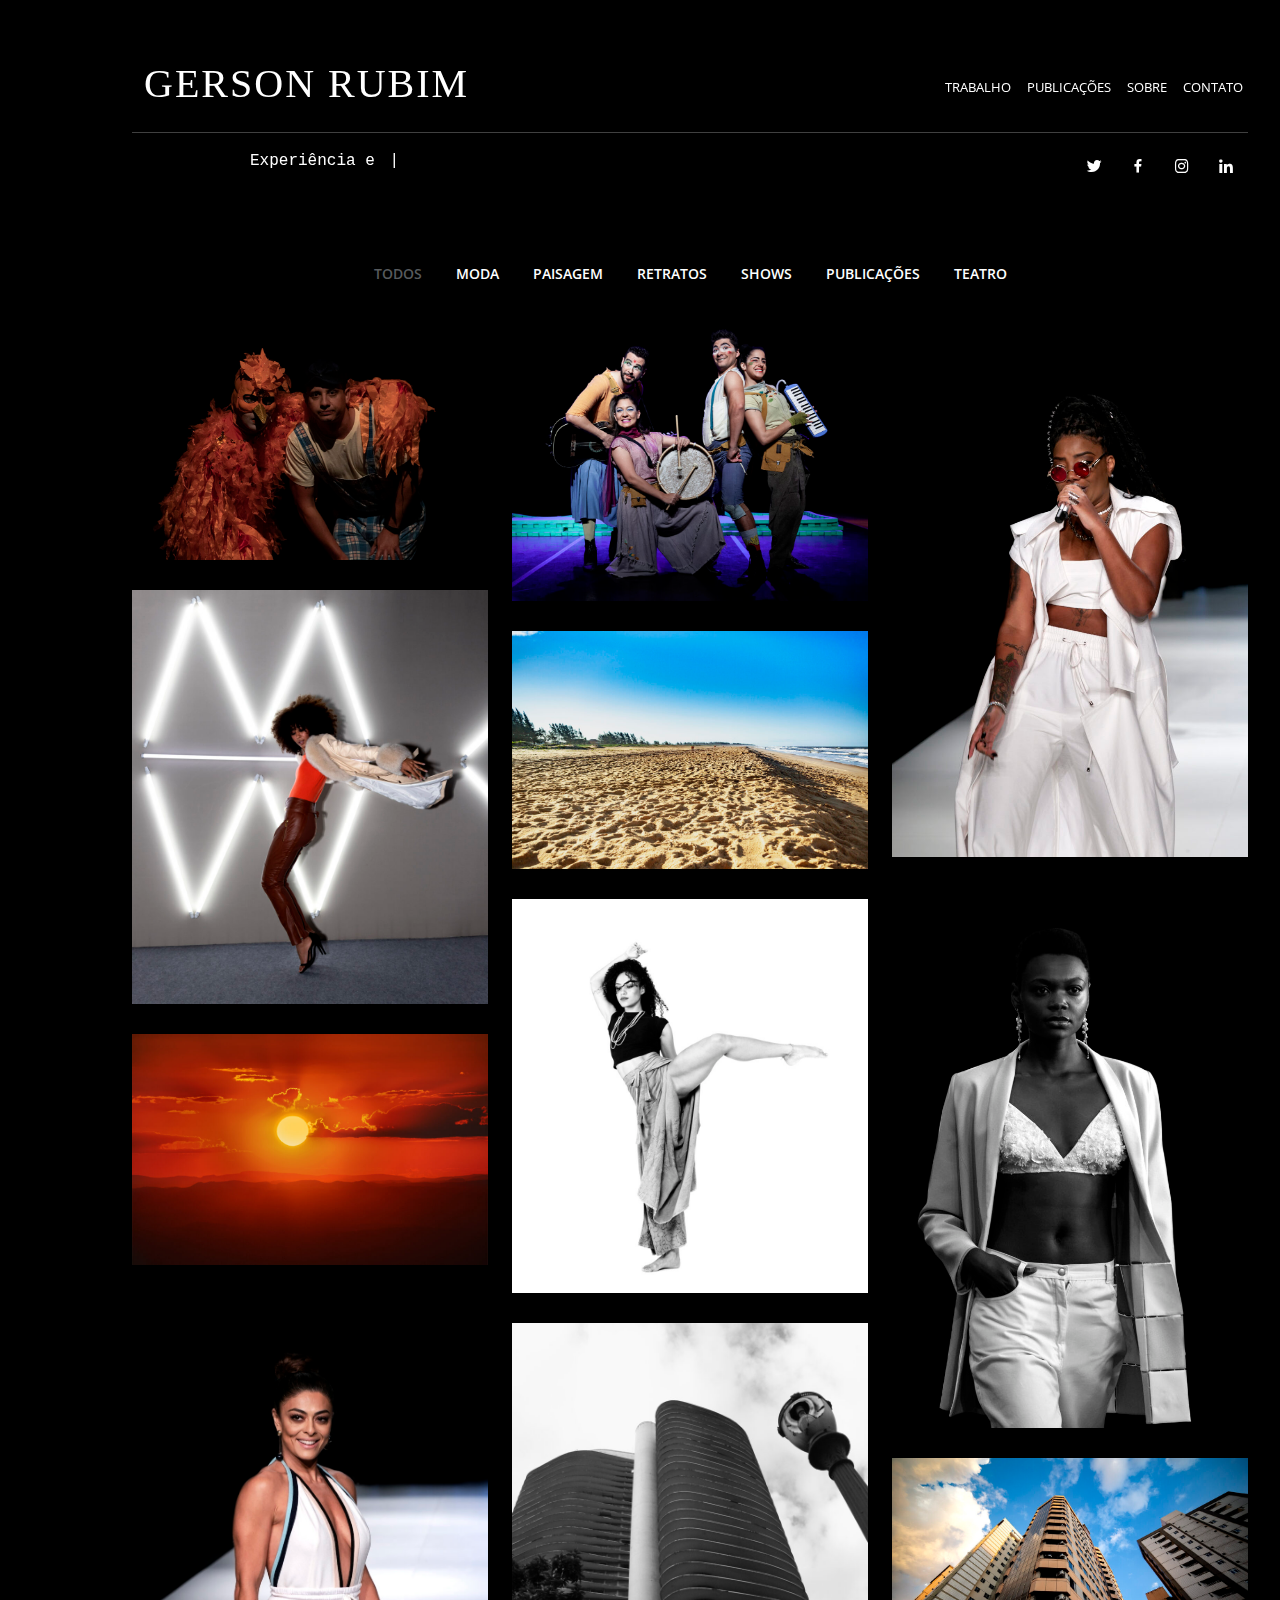
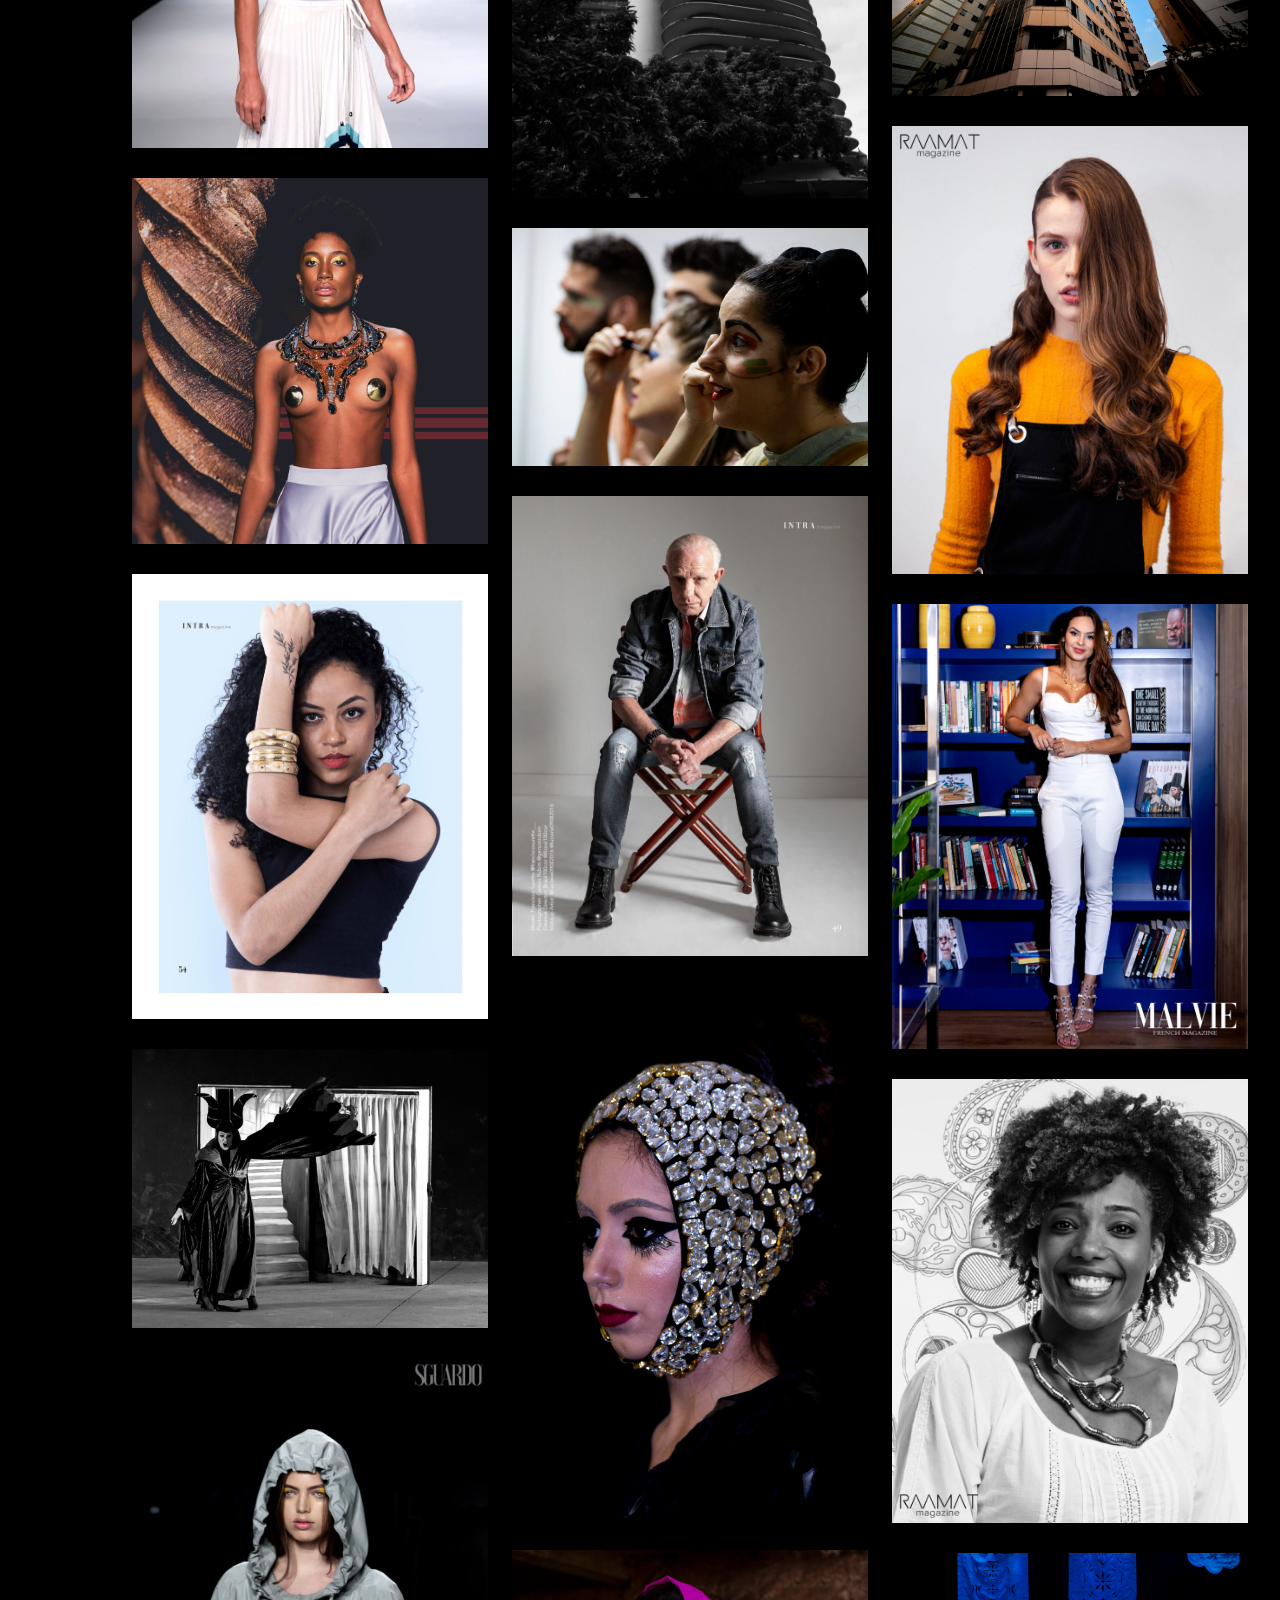
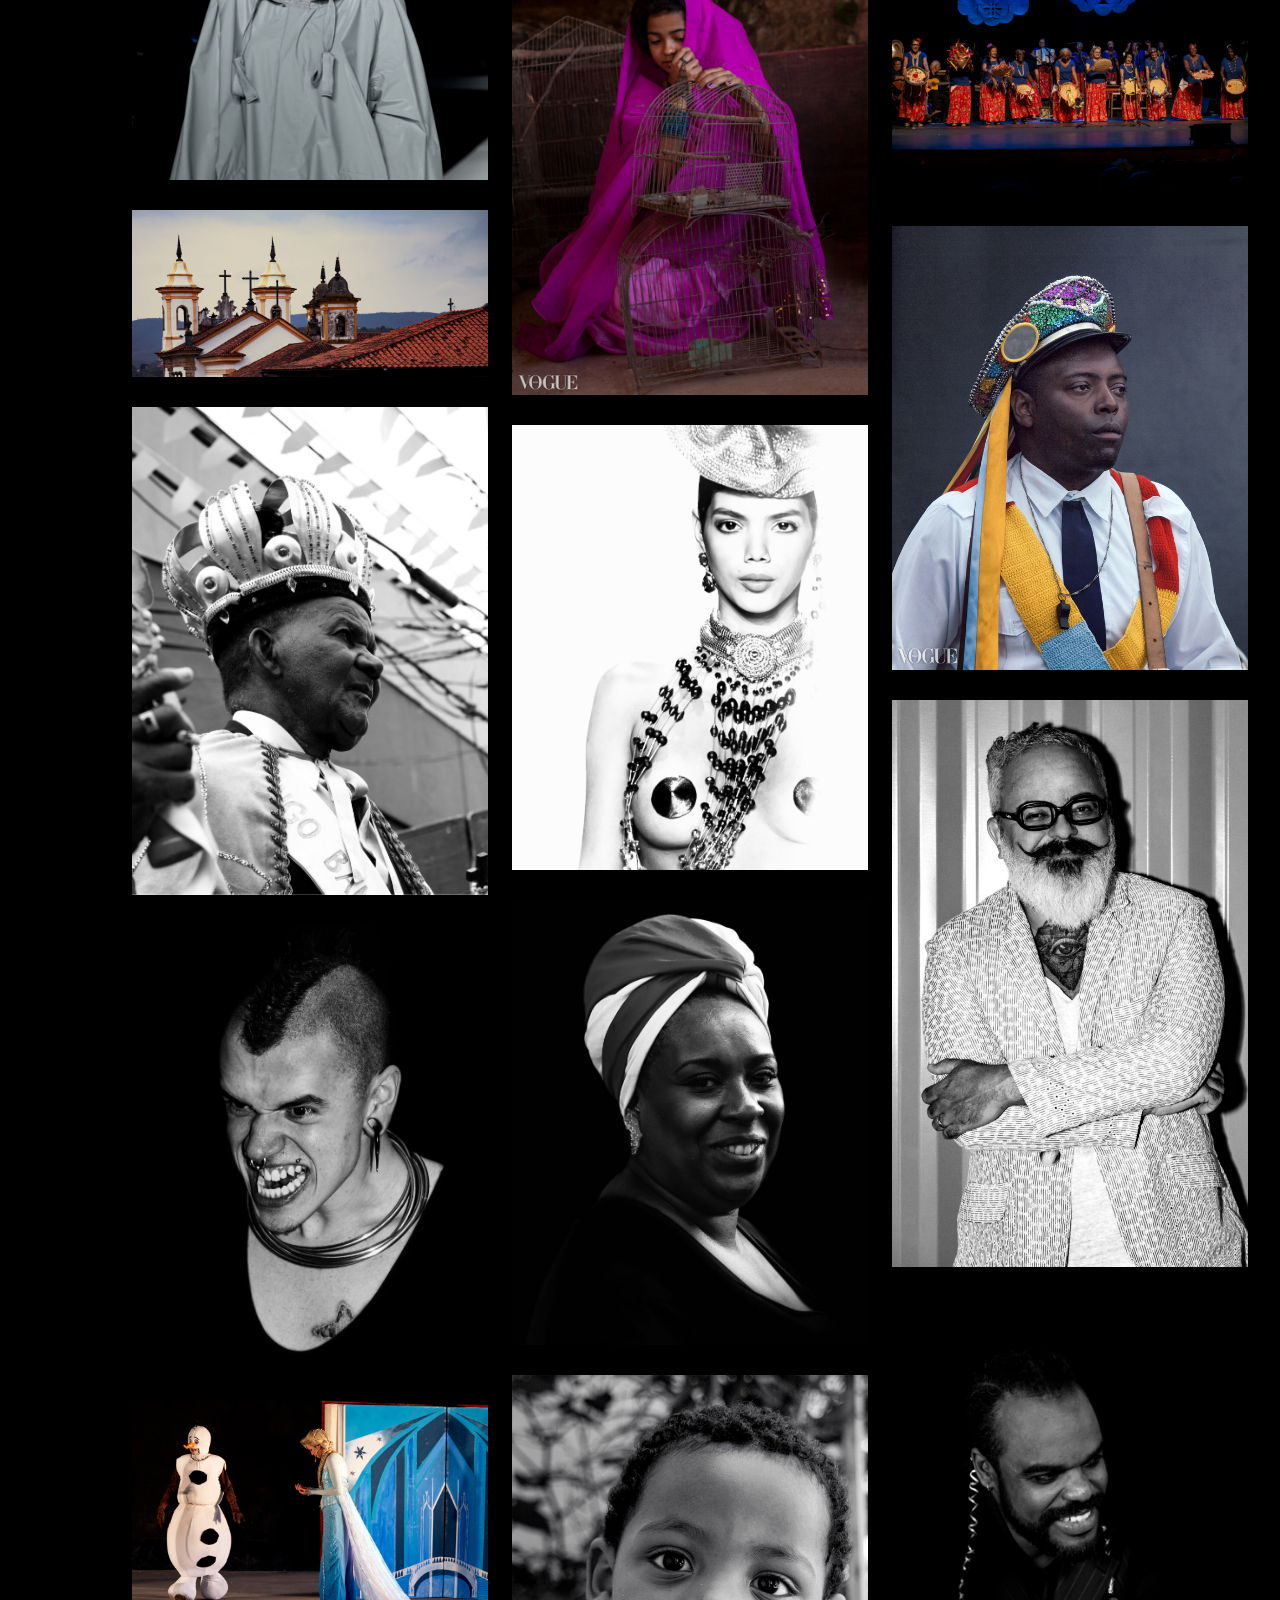
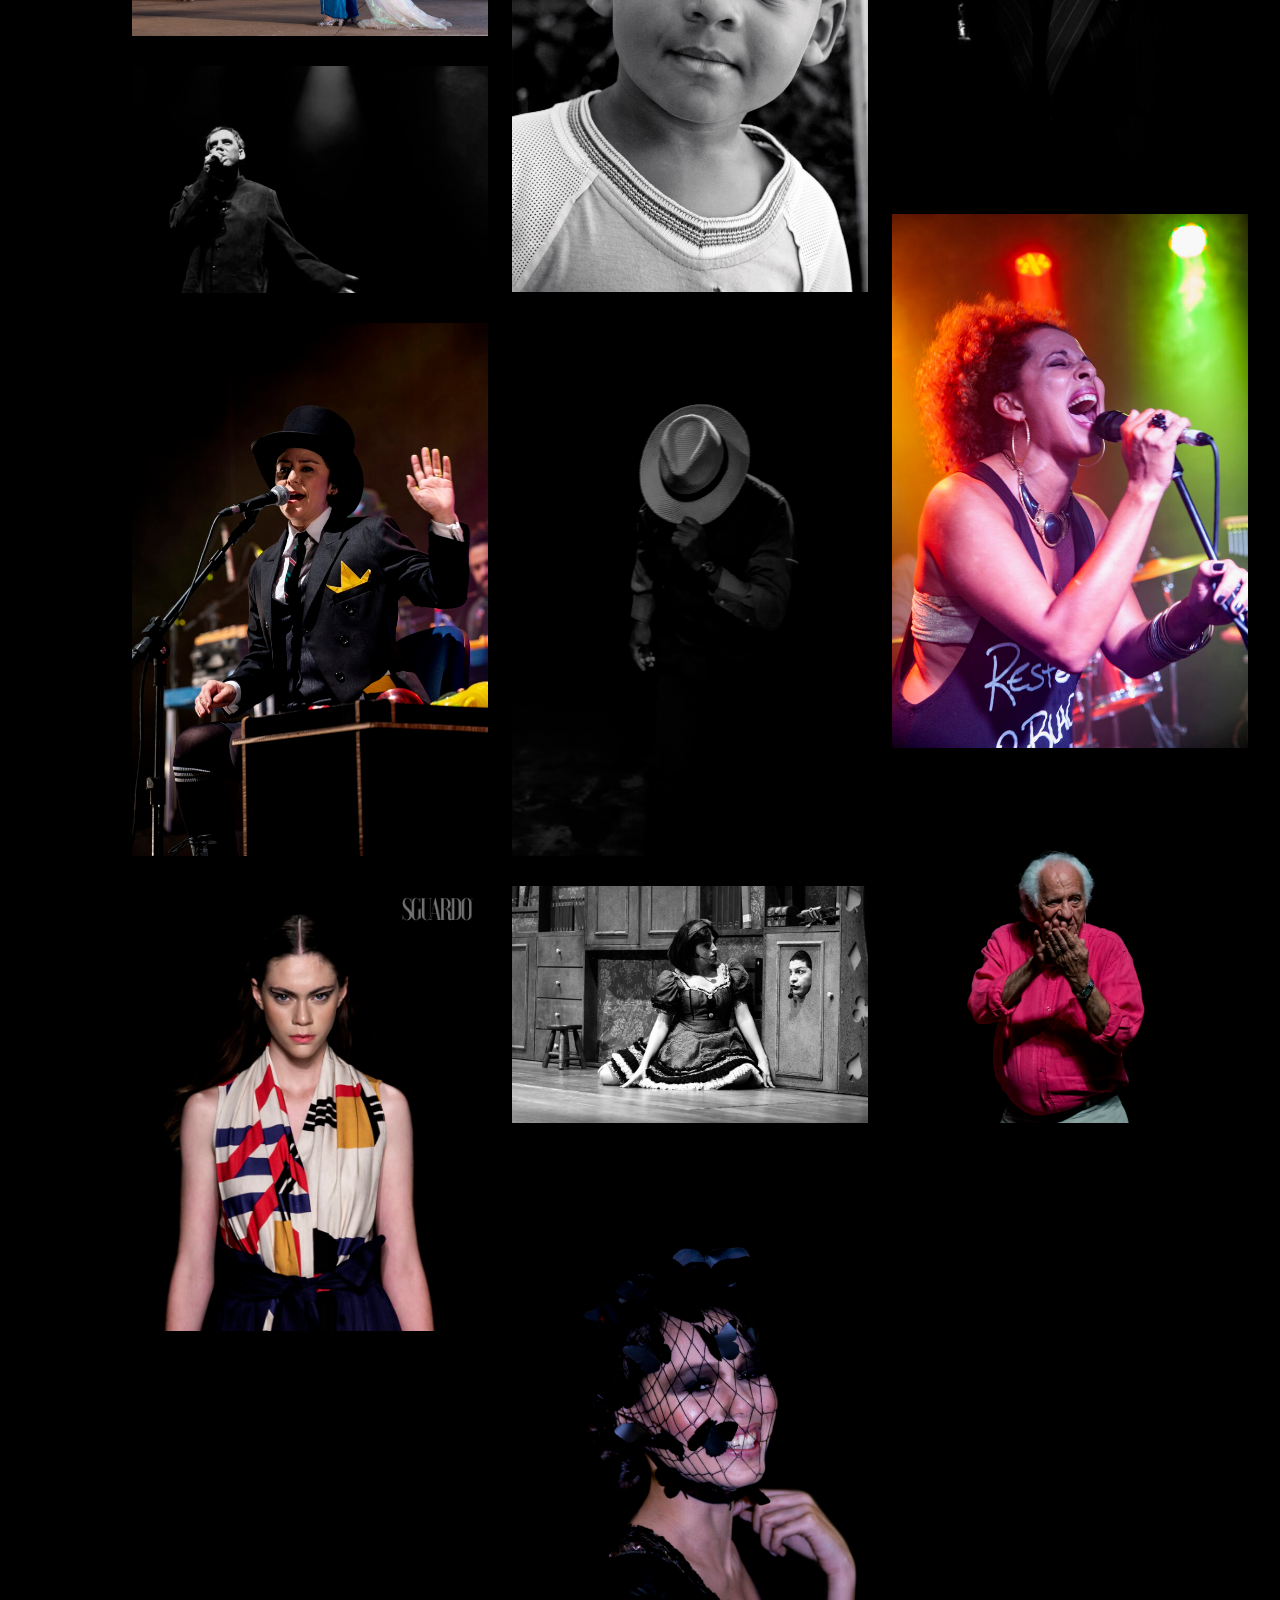
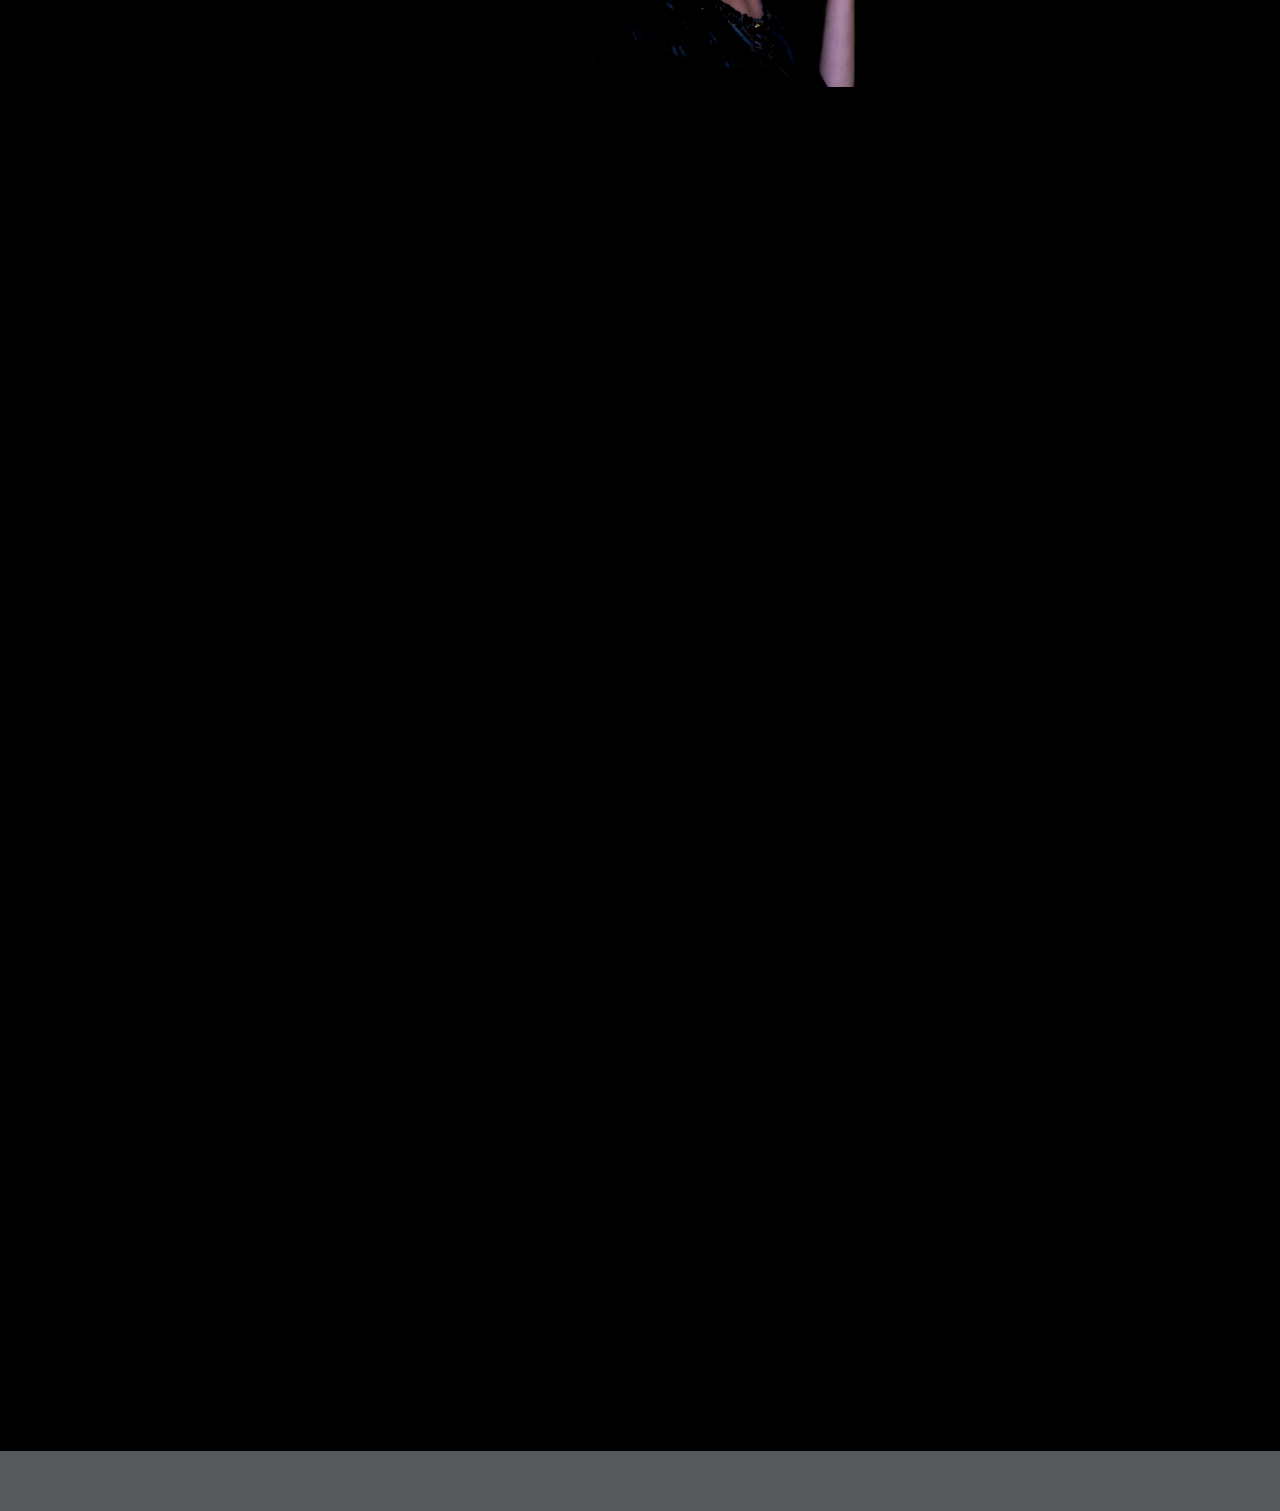
<file: index.html>
<!DOCTYPE html>
<html lang="pt-br">
<head>
  <meta charset="utf-8">
  <meta content="width=device-width, initial-scale=1.0" name="viewport">
  <title>Gerson Rubim | Fotógrafo</title> 
  <link href="assets/img/favicon.png" rel="icon">  
  <link href="https://fonts.googleapis.com/css?family=Open+Sans:300,300i,400,400i,600,600i,700,700i|Raleway:300,300i,400,400i,500,500i,600,600i,700,700i|Poppins:300,300i,400,400i,500,500i,600,600i,700,700i" rel="stylesheet">
  <link href="assets/aos/aos.css" rel="stylesheet">
  <link href="assets/bootstrap/css/bootstrap.min.css" rel="stylesheet">
  <link href="assets/bootstrap-icons/bootstrap-icons.css" rel="stylesheet">  
  <link href="assets/boxicons/css/boxicons.min.css" rel="stylesheet">
  <link href="assets/glightbox/css/glightbox.min.css" rel="stylesheet">
  <link href="assets/swiper/swiper-bundle.min.css" rel="stylesheet">
  <link href="assets/css/style.css" rel="stylesheet">
  <script src="https://smtpjs.com/v3/smtp.js"></script>
  <!-- Analytics -->
  <script async src="https://www.googletagmanager.com/gtag/js?id=G-LNEVGCL6V1"></script>
  <script>
    window.dataLayer = window.dataLayer || [];
    function gtag(){dataLayer.push(arguments);}
    gtag('js', new Date());
    gtag('config', 'G-LNEVGCL6V1');
  </script>
  <style>
    .titulo-principal{
    max-width: 409px;
    text-align: center;
    /*margin: 60px auto;*/
    font-family:'Courier New', Courier, monospace;
    color: rgb(255, 255, 255);
  }
    .titulo-principal:after{
    content: '|';
    margin-left: 5px;
    opacity: 1;
    animation: pisca .7s infinite;
    }
/* Animação aplicada ao content referente a classe *.titulo-principal* resultando num efeito de cursor piscando. */

@keyframes pisca{
    0%, 100%{
        opacity: 1;
    }
    50%{
        opacity: 0;
    }
}
#navbarNav > ul > li > a{
 color: white;
}
  </style>
</head>
<body> 
  <main id="main">
    <!-- ======= Portfolio Section ======= -->
    <section id="portfolio" class="portfolio section-bg">
      <div class="container" data-aos="fade-up">
        <div class="section-title">
          <div class="container">
            <div class="row">
              <div class="col-6"><h1 style="text-align: left; letter-spacing: 0.05em;font-family: 'Cormorant', serif;"><a class="navbar-brand" title="Gerson Rubim Fotográfia" href="index.html">GERSON RUBIM</a></h1></div>
              <!--<div class="col" style="word-spacing: 25px; font-size: small; text-align: end;"><span>TRABALHO </span><span>PUBLICAÇÕES </span><span>SOBRE </span><span><a href="#contact" title="Contato" ></a>CONTATO</span></div>-->                                               
            <nav class="navbar navbar-expand-lg navbar-light col-6">
              <div class="container-fluid" style="font-size: small; text-align: end; display: block !important;">
                <!--<a class="navbar-brand" href="#">Navbar</a>-->
                <button class="navbar-toggler" style="text-align: right; background: white;" type="button" data-bs-toggle="collapse" data-bs-target="#navbarNav" aria-controls="navbarNav" aria-expanded="false" aria-label="Toggle navigation">
                  <span class="navbar-toggler-icon"></span>
                </button>
                <div class="collapse navbar-collapse justify-content-end" id="navbarNav" style="margin-right: -15px;">
                  <ul class="navbar-nav d-flex justify-content-end">
                    <li class="nav-item">
                      <a class="nav-link" aria-current="page" href="#">TRABALHO</a>
                    </li>
                    <li class="nav-item">
                      <a class="nav-link" href="#">PUBLICAÇÕES</a>
                    </li>
                    <li class="nav-item">
                      <a class="nav-link" href="#sobre">SOBRE</a>
                    </li>
                    <li class="nav-item">
                      <a class="nav-link" href="#contact">CONTATO</a>
                    </li>
                    <li class="nav-item">
                      <!--<a class="nav-link disabled" href="#" tabindex="-1" aria-disabled="true">Disabled</a>-->
                    </li>
                  </ul>
                </div>
              </div>
            </nav>
          </div>  
          </div>
            <hr>
            <div class="row">
              <div id="texto" class="col titulo-principal">Experiência e paixão pela fotografia</div>                                        
              <footer id="footer" class="col">
              <div class="social-links" style="text-align: right;">
                <a href="#" title="Twitter" target="_blank" class="twitter"><i class="bx bxl-twitter"></i></a>
                <a href="#" title="Facebook" target="_blank" class="facebook"><i class="bx bxl-facebook"></i></a>
                <a href="https://www.instagram.com/gersonrubim/" title="Instagram" target="_blank" class="instagram"><i class="bx bxl-instagram"></i></a>        
                <a href="#" title="Linkedin" target="_blank" class="linkedin"><i class="bx bxl-linkedin"></i></a>
              </div>        
            </footer>
            </div>
          </div>
        <div class="row">
          <div class="col-lg-12 d-flex justify-content-center" data-aos="fade-up" data-aos-delay="100">
            <ul id="portfolio-flters">
              <li data-filter="*" class="filter-active">Todos</li>
              <li data-filter=".filter-moda">Moda</li>
              <li data-filter=".filter-land">Paisagem</li>
              <li data-filter=".filter-pic">Retratos</li>
              <li data-filter=".filter-show">Shows</li>
              <li data-filter=".filter-publi">Publicações</li>
              <li data-filter=".filter-thea">Teatro</li>              
            </ul>
          </div>
        </div>
        <div class="row portfolio-container" data-aos="fade-up" data-aos-delay="200">  
          <div class="col-lg-4 col-md-6 portfolio-item filter-thea">
            <div class="portfolio-wrap">
              <img src="assets/img/portfolio/filter-thea1.jpg" class="img-fluid" alt="">
              <div class="portfolio-info">
                <div class="portfolio-links">
                  <a href="assets/img/portfolio/filter-thea1.jpg" data-gallery="portfolioGallery" class="portfolio-lightbox" title="Gerson Rubim"><i class="bx bx-zoom-in"></i></a>                  
                </div>
              </div>
            </div>
          </div>
          <div class="col-lg-4 col-md-6 portfolio-item filter-thea">
            <div class="portfolio-wrap">
              <img src="assets/img/portfolio/filter-thea4.jpg" class="img-fluid" alt="">
              <div class="portfolio-info">
                <div class="portfolio-links">
                  <a href="assets/img/portfolio/filter-thea4.jpg" data-gallery="portfolioGallery" class="portfolio-lightbox" title="Gerson Rubim"><i class="bx bx-zoom-in"></i></a>                  
                </div>
              </div>
            </div>
          </div> 
          <div class="col-lg-4 col-md-6 portfolio-item filter-moda">
            <div class="portfolio-wrap">
              <img src="assets/img/portfolio/filter-moda5.jpg" class="img-fluid" alt="">
              <div class="portfolio-info">
                <div class="portfolio-links">
                  <a href="assets/img/portfolio/filter-moda5.jpg" data-gallery="portfolioGallery" class="portfolio-lightbox" title="Gerson Rubim"><i class="bx bx-zoom-in"></i></a>                  
                </div>
              </div>
            </div>
          </div>
          <div class="col-lg-4 col-md-6 portfolio-item filter-moda">
            <div class="portfolio-wrap">
              <img src="assets/img/portfolio/filter-moda6.jpg" class="img-fluid" alt="">
              <div class="portfolio-info">
                <div class="portfolio-links">
                  <a href="assets/img/portfolio/filter-moda6.jpg" data-gallery="portfolioGallery" class="portfolio-lightbox" title="Gerson Rubim"><i class="bx bx-zoom-in"></i></a>                  
                </div>
              </div>
            </div>
          </div>
          <div class="col-lg-4 col-md-6 portfolio-item filter-land">
            <div class="portfolio-wrap">
              <img src="assets/img/portfolio/filter-land3.jpg" class="img-fluid" alt="">
              <div class="portfolio-info">
                <div class="portfolio-links">
                  <a href="assets/img/portfolio/filter-land3.jpg" data-gallery="portfolioGallery" class="portfolio-lightbox" title="Gerson Rubim"><i class="bx bx-zoom-in"></i></a>                  
                </div>
              </div>
            </div>
          </div>   
          <div class="col-lg-4 col-md-6 portfolio-item filter-moda">
            <div class="portfolio-wrap">
              <img src="assets/img/portfolio/filter-moda7.jpg" class="img-fluid" alt="">
              <div class="portfolio-info">
                <div class="portfolio-links">
                  <a href="assets/img/portfolio/filter-moda7.jpg" data-gallery="portfolioGallery" class="portfolio-lightbox" title="Gerson Rubim"><i class="bx bx-zoom-in"></i></a>                  
                </div>
              </div>
            </div>
          </div>
          <div class="col-lg-4 col-md-6 portfolio-item filter-moda">
            <div class="portfolio-wrap">
              <img src="assets/img/portfolio/filter-moda8.jpg" class="img-fluid" alt="">
              <div class="portfolio-info">
                <div class="portfolio-links">
                  <a href="assets/img/portfolio/filter-moda8.jpg" data-gallery="portfolioGallery" class="portfolio-lightbox" title="Gerson Rubim"><i class="bx bx-zoom-in"></i></a>                  
                </div>
              </div>
            </div>
          </div>
          <div class="col-lg-4 col-md-6 portfolio-item filter-land">
            <div class="portfolio-wrap">
              <img src="assets/img/portfolio/filter-land1.jpg" class="img-fluid" alt="">
              <div class="portfolio-info">
                <div class="portfolio-links">
                  <a href="assets/img/portfolio/filter-land1.jpg" data-gallery="portfolioGallery" class="portfolio-lightbox" title="Gerson Rubim"><i class="bx bx-zoom-in"></i></a>                  
                </div>
              </div>
            </div>
          </div>
          <div class="col-lg-4 col-md-6 portfolio-item filter-moda">
            <div class="portfolio-wrap">
              <img src="assets/img/portfolio/filter-moda1.jpg" class="img-fluid" alt="">
              <div class="portfolio-info">
                <div class="portfolio-links">
                  <a href="assets/img/portfolio/filter-moda1.jpg" data-gallery="portfolioGallery" class="portfolio-lightbox" title="Gerson Rubim"><i class="bx bx-zoom-in"></i></a>                  
                </div>
              </div>
            </div>
          </div>
          <div class="col-lg-4 col-md-6 portfolio-item filter-land">
            <div class="portfolio-wrap">
              <img src="assets/img/portfolio/filter-land2.jpg" class="img-fluid" alt="">
              <div class="portfolio-info">
                <div class="portfolio-links">
                  <a href="assets/img/portfolio/filter-land2.jpg" data-gallery="portfolioGallery" class="portfolio-lightbox" title="Gerson Rubim"><i class="bx bx-zoom-in"></i></a>                  
                </div>
              </div>
            </div>
          </div> 
          <div class="col-lg-4 col-md-6 portfolio-item filter-land">
            <div class="portfolio-wrap">
              <img src="assets/img/portfolio/filter-land4.jpg" class="img-fluid" alt="">
              <div class="portfolio-info">
                <div class="portfolio-links">
                  <a href="assets/img/portfolio/filter-land4.jpg" data-gallery="portfolioGallery" class="portfolio-lightbox" title="Gerson Rubim"><i class="bx bx-zoom-in"></i></a>                  
                </div>
              </div>
            </div>
          </div>  
          <div class="col-lg-4 col-md-6 portfolio-item filter-publi">
            <div class="portfolio-wrap">
              <img src="assets/img/portfolio/filter-publi4.jpg" class="img-fluid" alt="">
              <div class="portfolio-info">
                <div class="portfolio-links">
                  <a href="assets/img/portfolio/filter-publi4.jpg" data-gallery="portfolioGallery" class="portfolio-lightbox" title="Gerson Rubim"><i class="bx bx-zoom-in"></i></a>                  
                </div>
              </div>
            </div>
          </div>  
          <div class="col-lg-4 col-md-6 portfolio-item filter-moda">
            <div class="portfolio-wrap">
              <img src="assets/img/portfolio/filter-moda3.jpg" class="img-fluid" alt="">
              <div class="portfolio-info">
                <div class="portfolio-links">
                  <a href="assets/img/portfolio/filter-moda3.jpg" data-gallery="portfolioGallery" class="portfolio-lightbox" title="Gerson Rubim"><i class="bx bx-zoom-in"></i></a>                  
                </div>
              </div>
            </div>
          </div>
          <div class="col-lg-4 col-md-6 portfolio-item filter-thea">
            <div class="portfolio-wrap">
              <img src="assets/img/portfolio/filter-thea3.jpg" class="img-fluid" alt="">
              <div class="portfolio-info">
                <div class="portfolio-links">
                  <a href="assets/img/portfolio/filter-thea3.jpg" data-gallery="portfolioGallery" class="portfolio-lightbox" title="Gerson Rubim"><i class="bx bx-zoom-in"></i></a>                  
                </div>
              </div>
            </div>
          </div>        
          <div class="col-lg-4 col-md-6 portfolio-item filter-publi">
            <div class="portfolio-wrap">
              <img src="assets/img/portfolio/filter-publi1.jpg" class="img-fluid" alt="">
              <div class="portfolio-info">
                <div class="portfolio-links">
                  <a href="assets/img/portfolio/filter-publi1.jpg" data-gallery="portfolioGallery" class="portfolio-lightbox" title="Gerson Rubim"><i class="bx bx-zoom-in"></i></a>                  
                </div>
              </div>
            </div>
          </div>          
          <div class="col-lg-4 col-md-6 portfolio-item filter-publi">
            <div class="portfolio-wrap">
              <img src="assets/img/portfolio/filter-publi2.jpg" class="img-fluid" alt="">
              <div class="portfolio-info">
                <div class="portfolio-links">
                  <a href="assets/img/portfolio/filter-publi2.jpg" data-gallery="portfolioGallery" class="portfolio-lightbox" title="Gerson Rubim"><i class="bx bx-zoom-in"></i></a>                  
                </div>
              </div>
            </div>
          </div>          
          <div class="col-lg-4 col-md-6 portfolio-item filter-publi">
            <div class="portfolio-wrap">
              <img src="assets/img/portfolio/filter-publi3.jpg" class="img-fluid" alt="">
              <div class="portfolio-info">
                <div class="portfolio-links">
                  <a href="assets/img/portfolio/filter-publi3.jpg" data-gallery="portfolioGallery" class="portfolio-lightbox" title="Gerson Rubim"><i class="bx bx-zoom-in"></i></a>                  
                </div>
              </div>
            </div>
          </div>  
          <div class="col-lg-4 col-md-6 portfolio-item filter-moda">
            <div class="portfolio-wrap">
              <img src="assets/img/portfolio/filter-moda2.jpg" class="img-fluid" alt="">
              <div class="portfolio-info">
                <div class="portfolio-links">
                  <a href="assets/img/portfolio/filter-moda2.jpg" data-gallery="portfolioGallery" class="portfolio-lightbox" title="Gerson Rubim"><i class="bx bx-zoom-in"></i></a>                  
                </div>
              </div>
            </div>
          </div> 
          <div class="col-lg-4 col-md-6 portfolio-item filter-thea">
            <div class="portfolio-wrap">
              <img src="assets/img/portfolio/filter-thea6.jpg" class="img-fluid" alt="">
              <div class="portfolio-info">
                <div class="portfolio-links">
                  <a href="assets/img/portfolio/filter-thea6.jpg" data-gallery="portfolioGallery" class="portfolio-lightbox" title="Gerson Rubim"><i class="bx bx-zoom-in"></i></a>                  
                </div>
              </div>
            </div>
          </div>       
          <div class="col-lg-4 col-md-6 portfolio-item filter-publi">
            <div class="portfolio-wrap">
              <img src="assets/img/portfolio/filter-publi5.jpg" class="img-fluid" alt="">
              <div class="portfolio-info">
                <div class="portfolio-links">
                  <a href="assets/img/portfolio/filter-publi5.jpg" data-gallery="portfolioGallery" class="portfolio-lightbox" title="Gerson Rubim"><i class="bx bx-zoom-in"></i></a>                  
                </div>
              </div>
            </div>
          </div>          
          <div class="col-lg-4 col-md-6 portfolio-item filter-publi">
            <div class="portfolio-wrap">
              <img src="assets/img/portfolio/filter-publi6.jpg" class="img-fluid" alt="">
              <div class="portfolio-info">
                <div class="portfolio-links">
                  <a href="assets/img/portfolio/filter-publi6.jpg" data-gallery="portfolioGallery" class="portfolio-lightbox" title="Gerson Rubim"><i class="bx bx-zoom-in"></i></a>                  
                </div>
              </div>
            </div>
          </div>          
          <div class="col-lg-4 col-md-6 portfolio-item filter-publi">
            <div class="portfolio-wrap">
              <img src="assets/img/portfolio/filter-publi7.jpg" class="img-fluid" alt="">
              <div class="portfolio-info">
                <div class="portfolio-links">
                  <a href="assets/img/portfolio/filter-publi7.jpg" data-gallery="portfolioGallery" class="portfolio-lightbox" title="Gerson Rubim"><i class="bx bx-zoom-in"></i></a>                  
                </div>
              </div>
            </div>
          </div>
          <div class="col-lg-4 col-md-6 portfolio-item filter-show">
            <div class="portfolio-wrap">
              <img src="assets/img/portfolio/filter-show6.jpg" class="img-fluid" alt="">
              <div class="portfolio-info">
                <div class="portfolio-links">
                  <a href="assets/img/portfolio/filter-show6.jpg" data-gallery="portfolioGallery" class="portfolio-lightbox" title="Gerson Rubim"><i class="bx bx-zoom-in"></i></a>                  
                </div>
              </div>
            </div>
          </div>
          <div class="col-lg-4 col-md-6 portfolio-item filter-land">
            <div class="portfolio-wrap">
              <img src="assets/img/portfolio/filter-land5.jpg" class="img-fluid" alt="">
              <div class="portfolio-info">
                <div class="portfolio-links">
                  <a href="assets/img/portfolio/filter-land5.jpg" data-gallery="portfolioGallery" class="portfolio-lightbox" title="Gerson Rubim"><i class="bx bx-zoom-in"></i></a>                  
                </div>
              </div>
            </div>
          </div>
          <div class="col-lg-4 col-md-6 portfolio-item filter-publi">
            <div class="portfolio-wrap">
              <img src="assets/img/portfolio/filter-publi8.jpg" class="img-fluid" alt="">
              <div class="portfolio-info">
                <div class="portfolio-links">
                  <a href="assets/img/portfolio/filter-publi8.jpg" data-gallery="portfolioGallery" class="portfolio-lightbox" title="Gerson Rubim"><i class="bx bx-zoom-in"></i></a>                  
                </div>
              </div>
            </div>
          </div>
          <div class="col-lg-4 col-md-6 portfolio-item filter-pic">
            <div class="portfolio-wrap">
              <img src="assets/img/portfolio/filter-pic1.jpg" class="img-fluid" alt="">
              <div class="portfolio-info">
                <div class="portfolio-links">
                  <a href="assets/img/portfolio/filter-pic1.jpg" data-gallery="portfolioGallery" class="portfolio-lightbox" title="Gerson Rubim"><i class="bx bx-zoom-in"></i></a>                  
                </div>
              </div>
            </div>
          </div>
          <div class="col-lg-4 col-md-6 portfolio-item filter-pic">
            <div class="portfolio-wrap">
              <img src="assets/img/portfolio/filter-pic2.jpg" class="img-fluid" alt="">
              <div class="portfolio-info">
                <div class="portfolio-links">
                  <a href="assets/img/portfolio/filter-pic2.jpg" data-gallery="portfolioGallery" class="portfolio-lightbox" title="Gerson Rubim"><i class="bx bx-zoom-in"></i></a>                  
                </div>
              </div>
            </div>
          </div>
          <div class="col-lg-4 col-md-6 portfolio-item filter-moda">
            <div class="portfolio-wrap">
              <img src="assets/img/portfolio/filter-moda4.jpg" class="img-fluid" alt="">
              <div class="portfolio-info">
                <div class="portfolio-links">
                  <a href="assets/img/portfolio/filter-moda4.jpg" data-gallery="portfolioGallery" class="portfolio-lightbox" title="Gerson Rubim"><i class="bx bx-zoom-in"></i></a>                  
                </div>
              </div>
            </div>
          </div>
          <div class="col-lg-4 col-md-6 portfolio-item filter-pic">
            <div class="portfolio-wrap">
              <img src="assets/img/portfolio/filter-pic3.jpg" class="img-fluid" alt="">
              <div class="portfolio-info">
                <div class="portfolio-links">
                  <a href="assets/img/portfolio/filter-pic3.jpg" data-gallery="portfolioGallery" class="portfolio-lightbox" title="Gerson Rubim"><i class="bx bx-zoom-in"></i></a>                  
                </div>
              </div>
            </div>
          </div>
          <div class="col-lg-4 col-md-6 portfolio-item filter-pic">
            <div class="portfolio-wrap">
              <img src="assets/img/portfolio/filter-pic4.jpg" class="img-fluid" alt="">
              <div class="portfolio-info">
                <div class="portfolio-links">
                  <a href="assets/img/portfolio/filter-pic4.jpg" data-gallery="portfolioGallery" class="portfolio-lightbox" title="Gerson Rubim"><i class="bx bx-zoom-in"></i></a>                  
                </div>
              </div>
            </div>
          </div>
          <div class="col-lg-4 col-md-6 portfolio-item filter-pic">
            <div class="portfolio-wrap">
              <img src="assets/img/portfolio/filter-pic5.jpg" class="img-fluid" alt="">
              <div class="portfolio-info">
                <div class="portfolio-links">
                  <a href="assets/img/portfolio/filter-pic5.jpg" data-gallery="portfolioGallery" class="portfolio-lightbox" title="Gerson Rubim"><i class="bx bx-zoom-in"></i></a>                  
                </div>
              </div>
            </div>
          </div>
          <div class="col-lg-4 col-md-6 portfolio-item filter-pic">
            <div class="portfolio-wrap">
              <img src="assets/img/portfolio/filter-pic6.jpg" class="img-fluid" alt="">
              <div class="portfolio-info">
                <div class="portfolio-links">
                  <a href="assets/img/portfolio/filter-pic6.jpg" data-gallery="portfolioGallery" class="portfolio-lightbox" title="Gerson Rubim"><i class="bx bx-zoom-in"></i></a>                  
                </div>
              </div>
            </div>
          </div>
          <div class="col-lg-4 col-md-6 portfolio-item filter-thea">
            <div class="portfolio-wrap">
              <img src="assets/img/portfolio/filter-thea5.jpg" class="img-fluid" alt="">
              <div class="portfolio-info">
                <div class="portfolio-links">
                  <a href="assets/img/portfolio/filter-thea5.jpg" data-gallery="portfolioGallery" class="portfolio-lightbox" title="Gerson Rubim"><i class="bx bx-zoom-in"></i></a>                  
                </div>
              </div>
            </div>
          </div>
          <div class="col-lg-4 col-md-6 portfolio-item filter-show">
            <div class="portfolio-wrap">
              <img src="assets/img/portfolio/filter-show1.jpg" class="img-fluid" alt="">
              <div class="portfolio-info">
                <div class="portfolio-links">
                  <a href="assets/img/portfolio/filter-show1.jpg" data-gallery="portfolioGallery" class="portfolio-lightbox" title="Gerson Rubim"><i class="bx bx-zoom-in"></i></a>                  
                </div>
              </div>
            </div>
          </div>
          <div class="col-lg-4 col-md-6 portfolio-item filter-show">
            <div class="portfolio-wrap">
              <img src="assets/img/portfolio/filter-show2.jpg" class="img-fluid" alt="">
              <div class="portfolio-info">
                <div class="portfolio-links">
                  <a href="assets/img/portfolio/filter-show2.jpg" data-gallery="portfolioGallery" class="portfolio-lightbox" title="Gerson Rubim"><i class="bx bx-zoom-in"></i></a>                  
                </div>
              </div>
            </div>
          </div>
          <div class="col-lg-4 col-md-6 portfolio-item filter-show">
            <div class="portfolio-wrap">
              <img src="assets/img/portfolio/filter-show3.jpg" class="img-fluid" alt="">
              <div class="portfolio-info">
                <div class="portfolio-links">
                  <a href="assets/img/portfolio/filter-show3.jpg" data-gallery="portfolioGallery" class="portfolio-lightbox" title="Gerson Rubim"><i class="bx bx-zoom-in"></i></a>                  
                </div>
              </div>
            </div>
          </div>
          <div class="col-lg-4 col-md-6 portfolio-item filter-show">
            <div class="portfolio-wrap">
              <img src="assets/img/portfolio/filter-show4.jpg" class="img-fluid" alt="">
              <div class="portfolio-info">
                <div class="portfolio-links">
                  <a href="assets/img/portfolio/filter-show4.jpg" data-gallery="portfolioGallery" class="portfolio-lightbox" title="Gerson Rubim"><i class="bx bx-zoom-in"></i></a>                  
                </div>
              </div>
            </div>
          </div>
          <div class="col-lg-4 col-md-6 portfolio-item filter-show">
            <div class="portfolio-wrap">
              <img src="assets/img/portfolio/filter-show5.jpg" class="img-fluid" alt="">
              <div class="portfolio-info">
                <div class="portfolio-links">
                  <a href="assets/img/portfolio/filter-show5.jpg" data-gallery="portfolioGallery" class="portfolio-lightbox" title="Gerson Rubim"><i class="bx bx-zoom-in"></i></a>                  
                </div>
              </div>
            </div>
          </div> 
          <div class="col-lg-4 col-md-6 portfolio-item filter-thea">
            <div class="portfolio-wrap">
              <img src="assets/img/portfolio/filter-thea2.jpg" class="img-fluid" alt="">
              <div class="portfolio-info">
                <div class="portfolio-links">
                  <a href="assets/img/portfolio/filter-thea2.jpg" data-gallery="portfolioGallery" class="portfolio-lightbox" title="Gerson Rubim"><i class="bx bx-zoom-in"></i></a>                  
                </div>
              </div>
            </div>
          </div>
          <div class="col-lg-4 col-md-6 portfolio-item filter-publi">
            <div class="portfolio-wrap">
              <img src="assets/img/portfolio/filter-publi9.jpg" class="img-fluid" alt="">
              <div class="portfolio-info">
                <div class="portfolio-links">
                  <a href="assets/img/portfolio/filter-publi9.jpg" data-gallery="portfolioGallery" class="portfolio-lightbox" title="Gerson Rubim"><i class="bx bx-zoom-in"></i></a>                  
                </div>
              </div>
            </div>
          </div>
          <div class="col-lg-4 col-md-6 portfolio-item filter-moda">
            <div class="portfolio-wrap">
              <img src="assets/img/portfolio/filter-moda9.jpg" class="img-fluid" alt="">
              <div class="portfolio-info">
                <div class="portfolio-links">
                  <a href="assets/img/portfolio/filter-moda9.jpg" data-gallery="portfolioGallery" class="portfolio-lightbox" title="Gerson Rubim"><i class="bx bx-zoom-in"></i></a>                  
                </div>
              </div>
            </div>
          </div>
        </div>
      </div>
      <br>
      <br>
      <br>
      <br>
      <br>
    </section><!-- End Portfolio Section -->
     <!-- ======= Sobre Section ======= -->
     <section id="sobre" class="sobre">
      <div class="container" data-aos="fade-up">
        <div class="section-title">
          <h2>Sobre</h2>
          <p class="fst-italic" style="text-align: left;">            
            </p>
        </div>
        <div class="row">
          <div class="col-lg-4">
            <img src="assets/img/portfolio/foto.webp" class="img-fluid img-thumbnail" alt="">
          </div>
          <div class="col-lg-8 pt-4 pt-lg-0 content">            
            <p class="fst-italic">              
              Gerson Rubin, fotógrafo profissional com ampla experiência e habilidades excepcionais de estilo sofisticado e meticuloso é especializado em capturar imagens de alta qualidade que transmitem emoção, beleza e autenticidade. Seja em casamentos, eventos corporativos ou ensaios fotográficos exclusivos, ele se destaca ao elevar cada projeto a um nível de excelência incomparável. Com sua expertise técnica e visão artística apurada, Gerson Rubin é a escolha ideal para clientes que buscam registrar momentos especiais com profissionalismo impecável. Descubra o trabalho extraordinário de Gerson Rubin e encante-se com sua capacidade única de transformar momentos fugazes em memórias duradouras e impactantes.
            </p>
          </div>
        </div>
      </div>
      <br>
      <br>
      <br>
      <br>
      <br>
    </section><!-- End Sobre Section -->
   
    <!-- ======= Contact Section ======= -->
    <section id="contact" class="contact">
      <div class="container" data-aos="fade-up">
        <div class="section-title">
          <h2>Contato</h2>
        </div>
        <div class="row mt-1">
          <div class="col-lg-4">
            <div class="info">
              <div class="address">
                <i class="bi bi-geo-alt" title="Endereço"></i>
                <p style="font-size: 20px; font-weight: bold;font-family: Raleway, sans-serif;">Endereço:</p>
                <address>Rua dos Goitacazes, 103/1107<br/> Centro - Belo Horizonte - Minas Gerais</address>
              </div>
              <div class="email">
                <i class="bi bi-envelope" title="Email"></i>
                <p style="font-size: 20px; font-weight: bold;font-family: Raleway, sans-serif;">Email:</p>
                <p><a style="color: #ffffff;" href="mailto:contato@gersonrubim.com">contato@gersonrubim.com.br</a></p>
              </div>
              <div class="phone">
                <i class="bi bi-whatsapp" title="Whatsapp"></i>
                <p style="font-size: 20px; font-weight: bold;font-family: Raleway, sans-serif;">Telefone:</p>                              
                <p><a style="color: #ffffff;" href="https://wa.me/5531986644274?text=Olá,tenho%20interesse%20em%20conhecer%20seu%20trabalho" target="_blank">+55 31 98664-4274</a></p>                
              </div>
            </div>
          </div>
          <div class="col-lg-8 mt-5 mt-lg-0">
            <form action="#" class="form-contact php-email-form">
              <div class="row">
                <div class="col-md-6 form-group">
                  <input type="text" class="form-control" name="name" id="nome" placeholder="Nome" aria-label="Informe seu nome" required>
                </div>
                <div class="col-md-6 form-group mt-3 mt-md-0">
                  <input type="email" class="form-control" name="email" id="email" placeholder="Email" aria-label="Informe seu email" required>
                </div>
              </div>
              <div class="form-group mt-3">
                <input type="text" class="form-control" name="subject" id="subject" placeholder="Assunto" aria-label="Informe o assunto" required>
              </div>
              <div class="form-group mt-3">
                <textarea class="form-control" name="message" id="message" rows="5" placeholder="Mensagem" aria-label="Escreva aqui sua mensagem" required></textarea>
              </div>
              <div class="my-3">
              </div>
              <div class="text-center"><button id="submit" type="submit" >Enviar Mensagem</button></div>
            </form>
            <br>
            <br>
            <br>
            <br>
            <br>
          </div>
        </div>
      </div>
    </section><!-- End Contact Section -->
  </main><!-- End #main -->
  <!-- ======= Footer ======= -->
  <footer id="foofoo">
  
  </footer>  
<!-- End Footer -->
  <div id="preloader"></div>
  <a href="#" class="back-to-top d-flex align-items-center justify-content-center" title="Voltar ao topo" ><i class="bi bi-arrow-up-short"></i></a>
  <!-- Vendor JS Files -->
  <script src="assets/purecounter/purecounter_vanilla.js"></script>
  <script src="assets/aos/aos.js"></script>
  <script src="assets/bootstrap/js/bootstrap.bundle.min.js"></script>
  <script src="assets/glightbox/js/glightbox.min.js"></script>
  <script src="assets/isotope-layout/isotope.pkgd.min.js"></script>
  <script src="assets/swiper/swiper-bundle.min.js"></script>
  <script src="assets/typed.js/typed.min.js"></script>
  <script src="assets/waypoints/noframework.waypoints.js"></script>
  <script src="assets/php-email-form/validate.js"></script>  
  <script src="forms/contact.js"></script>  
  <!-- Template Main JS File -->
  <script src="assets/js/main.js"></script>
  <!-- <script async custom-element="amp-google-read-aloud-player" src="https://cdn.ampproject.org/v0/amp-google-read-aloud-player-0.1.js"></script> -->
</body>
</html>
</file>
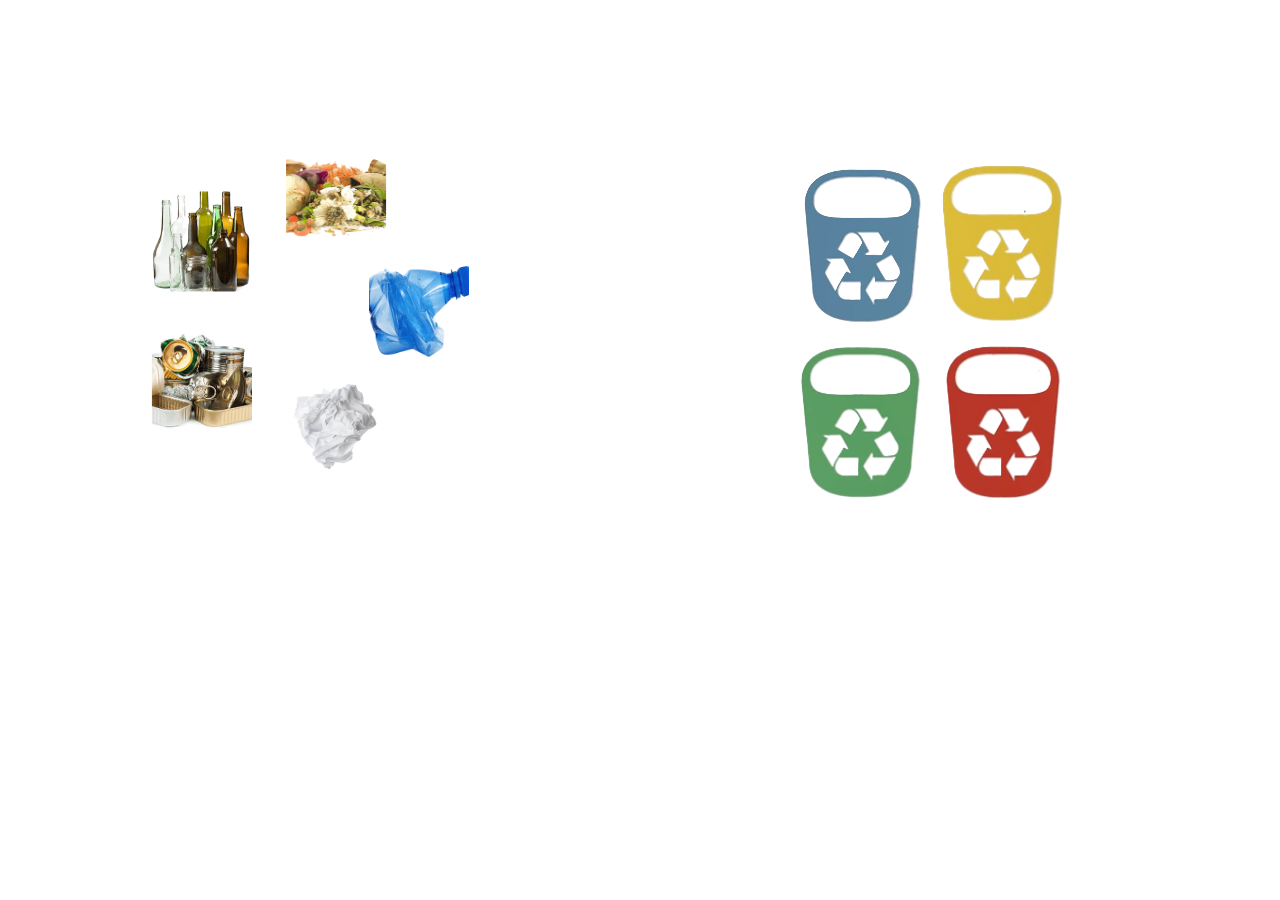
<file: jogodaligiaFINALnovalogica14.html>
<!DOCTYPE html>
<html lang="pt-br">
<head>
    <meta charset="UTF-8">
    <meta name="viewport" content="width=device-width, initial-scale=1.0">
    <title>Separar Resíduos</title>
    <style>
        @keyframes tremor {
            0% { transform: translateX(0); }
            25% { transform: translateX(-5px); }
            50% { transform: translateX(5px); }
            75% { transform: translateX(-5px); }
            100% { transform: translateX(0); }
        }

        .treme {
            animation: tremor 0.3s;
        }

        .item {
            width: 100px;
            height: 100px;
            cursor: pointer;            
            background-size: cover;
            background-position: center;
            position: absolute;
        }

        .cesto {
            width: 123px;
            height: 159px;
            margin: 10px;            
            background-size: cover;
            background-position: center;
            position: relative;
            z-index: 1; /* Cestos em nível básico */
        }

        #cesto-amarelo {
            z-index: 10; /* Eleva o cesto amarelo, se necessário */
        }

        .container {
            display: flex;
            justify-content: space-around;
            margin-top: 20px;
        }

        .bolha-residuos {
            position: relative;
            width: 300px;
            height: 300px;
            margin: 0 auto;
            display: flex;
            flex-wrap: wrap;
            justify-content: center;
            max-width: 400px; /* Ajuste conforme necessário */            
        }

        .cestos-container {
            display: flex;
            flex-wrap: wrap;
            justify-content: center;
            max-width: 400px; /* Ajuste conforme necessário */
            margin: 0 auto;
        }

        button {
            margin-top: 20px;
            padding: 10px 20px;
            font-size: 16px;
            cursor: pointer;
        }

        h1, h2 {
            text-align: center;
        }

        /* Estilo da mensagem de sucesso */
        #mensagem-sucesso {
            position: fixed;
            top: 0;
            left: 0;
            width: 100%;
            height: 100%;
            background-color: rgba(0, 0, 0, 0.8);
            display: none;
            flex-direction: column;
            justify-content: center;
            align-items: center;
            z-index: 1000;
            color: white;
            font-family: Arial, sans-serif;
        }

        #l h2 {
            font-size: 2.5em;
            margin-bottom: 20px;
            text-shadow: 0 0 10px rgba(255, 255, 255, 0.5);
        }

        #mensagem-sucesso p {
            font-size: 1.5em;
            margin-bottom: 30px;
            max-width: 600px;
            text-align: center;
        }

        #jogar-novamente {
            background-color: #4CAF50;
            border: none;
            color: white;
            padding: 15px 30px;
            text-align: center;
            text-decoration: none;
            display: inline-block;
            font-size: 16px;
            margin: 4px 2px;
            cursor: pointer;
            border-radius: 8px;
            transition: all 0.3s;
        }

        #jogar-novamente:hover {
            background-color: #45a049;
            transform: scale(1.05);
        }

        /* Estilos para os fogos de artifício */
        @keyframes fogos {
            0% { transform: translate(var(--x), var(--initialY)); width: var(--initialSize); opacity: 1; }
            50% { width: 0.5vmin; opacity: 1; }
            100% { width: var(--finalSize); opacity: 0; }
        }

        .fogos {
            --initialSize: 0.5vmin;
            --finalSize: 45vmin;
            --particleSize: 0.2vmin;
            --color1: #FFFFE0;
            --color2: #FAEBD7;
            --color3: #D2B48C;
            --color4: #FFFACD;
            --color5: #7B68EE;
            --color6: #B0E0E6;
            --y: -30vmin;
            --x: -50%;
            --initialY: 60vmin;
            content: "";
            animation: fogos 4s infinite;
            position: absolute;
            top: 50%;
            left: 50%;
            transform: translate(-50%, var(--y));
            width: var(--initialSize);
            aspect-ratio: 1;
            background: 
                radial-gradient(circle, var(--color1) var(--particleSize), #0000 0) 50% 0%,
                radial-gradient(circle, var(--color2) var(--particleSize), #0000 0) 100% 50%,
                radial-gradient(circle, var(--color3) var(--particleSize), #0000 0) 50% 100%,
                radial-gradient(circle, var(--color4) var(--particleSize), #0000 0) 0% 50%,
                
                /* bottom right */
                radial-gradient(circle, var(--color5) var(--particleSize), #0000 0) 80% 90%,
                radial-gradient(circle, var(--color6) var(--particleSize), #0000 0) 95% 90%,
                radial-gradient(circle, var(--color1) var(--particleSize), #0000 0) 90% 70%,
                radial-gradient(circle, var(--color2) var(--particleSize), #0000 0) 100% 60%,
                radial-gradient(circle, var(--color3) var(--particleSize), #0000 0) 55% 80%,
                radial-gradient(circle, var(--color4) var(--particleSize), #0000 0) 70% 77%,
                
                /* bottom left */
                radial-gradient(circle, var(--color5) var(--particleSize), #0000 0) 22% 90%,
                radial-gradient(circle, var(--color6) var(--particleSize), #0000 0) 45% 90%,
                radial-gradient(circle, var(--color1) var(--particleSize), #0000 0) 33% 70%,
                radial-gradient(circle, var(--color2) var(--particleSize), #0000 0) 10% 60%,
                radial-gradient(circle, var(--color3) var(--particleSize), #0000 0) 31% 80%,
                radial-gradient(circle, var(--color4) var(--particleSize), #0000 0) 28% 77%,
                radial-gradient(circle, var(--color5) var(--particleSize), #0000 0) 13% 72%,
                
                /* top left */
                radial-gradient(circle, var(--color6) var(--particleSize), #0000 0) 80% 10%,
                radial-gradient(circle, var(--color1) var(--particleSize), #0000 0) 95% 14%,
                radial-gradient(circle, var(--color2) var(--particleSize), #0000 0) 90% 23%,
                radial-gradient(circle, var(--color3) var(--particleSize), #0000 0) 100% 43%,
                radial-gradient(circle, var(--color4) var(--particleSize), #0000 0) 85% 27%,
                radial-gradient(circle, var(--color5) var(--particleSize), #0000 0) 77% 37%,
                radial-gradient(circle, var(--color6) var(--particleSize), #0000 0) 60% 7%,
                
                /* top right */
                radial-gradient(circle, var(--color1) var(--particleSize), #0000 0) 22% 14%,
                radial-gradient(circle, var(--color1) var(--particleSize), #0000 0) 45% 20%,
                radial-gradient(circle, var(--color1) var(--particleSize), #0000 0) 33% 34%,
                radial-gradient(circle, var(--color1) var(--particleSize), #0000 0) 10% 29%,
                radial-gradient(circle, var(--color1) var(--particleSize), #0000 0) 31% 37%,
                radial-gradient(circle, var(--color1) var(--particleSize), #0000 0) 28% 7%,
                radial-gradient(circle, var(--color1) var(--particleSize), #0000 0) 13% 42%
            ;
            background-size: var(--initialSize) var(--initialSize);
            background-repeat: no-repeat;
            z-index: 1001;
        }

        .fogos:nth-child(2),
        .fogos:nth-child(2)::before,
        .fogos:nth-child(2)::after {
            --color1: pink;
            --color2: violet;
            --color3: fuchsia;
            --color4: orchid;
            --color5: plum;
            --color6: lavender;  
            --finalSize: 40vmin;
            left: 30%;
            top: 60%;
            animation-delay: -2s;
        }

        .fogos:nth-child(3),
        .fogos:nth-child(3)::before,
        .fogos:nth-child(3)::after {
            --color1: #AFEEEE;
            --color2: #40E0D0;
            --color3: #87CEFA;
            --color4: #708090;
            --color5: #E0FFFF;
            --color6: #E6E6FA;
            --finalSize: 35vmin;
            left: 70%;
            top: 60%;
            animation-delay: -10s;
        }

        .fogos:nth-child(4),
        .fogos:nth-child(4)::before,
        .fogos:nth-child(4)::after {
            --color1: #fff;
            --color2: #bbb;
            --color3: #ccc;
            --color4: #ccc;
            --color5: #bbb;
            --color6: #fff;
            --finalSize: 100vmin;
            left: 20%;
            top: 20%;
            animation-delay: -10s;
        }
    </style>
</head>
<body>    
    <br><br><br>
    <div class="container">
        <div>
            <br><br><br><br><br><br><br><br><br><br>
            <div class="bolha-residuos">
                <div id="plástico" class="item" draggable="true" style="background-image: url('plastico.png');"></div>
                <div id="papel" class="item" draggable="true" style="background-image: url('papel.png');"></div>
                <div id="metal" class="item" draggable="true" style="background-image: url('metal.png');"></div>
                <div id="vidro" class="item" draggable="true" style="background-image: url('vidro.png');"></div>
                <div id="orgânico" class="item" draggable="true" style="background-image: url('organico.png');"></div>
            </div>
        </div>

        <div>
            <br><br><br><br>            
            <div class="cestos-container">
                <div id="cesto-azul" class="cesto" style="background-image: url('cesto-azul.png');"></div>
                <div id="cesto-amarelo" class="cesto" style="background-image: url('cesto-amarelo.png');"></div>
                <div id="cesto-verde" class="cesto" style="background-image: url('cesto-verde.png');"></div>
                <div id="cesto-vermelho" class="cesto" style="background-image: url('cesto-vermelho.png');"></div>
            </div>
        </div>
    </div>

    <button id="recarregar" hidden>Recarregar</button>

    <!-- Adicionar o elemento de mensagem de sucesso -->
    <div id="mensagem-sucesso">
        <div class="fogos"></div>
        <div class="fogos"></div>
        <div class="fogos"></div>
        <div class="fogos"></div>
        <h2>Parabéns!</h2>
        <p>Você completou a separação dos resíduos corretamente!</p>
        <button id="jogar-novamente">Jogar Novamente</button>
    </div>

    <script>
        function reposicionarItensNaBolha() {
            const bolha = document.querySelector('.bolha-residuos');
            const itens = bolha.querySelectorAll('.item');
            const raio = 120; // Raio do círculo            
            const angulo = (2 * Math.PI) / itens.length; // Ângulo entre os itens

            itens.forEach((item, index) => {
                const x = Math.cos(angulo * index) * raio;
                const y = Math.sin(angulo * index) * raio;
                item.style.transform = `translate(${x}px, ${y}px)`;
            });
        }

        // Função para verificar se todos os resíduos foram colocados corretamente
        function verificarJogoCompleto() {
            const totalResiduos = 5; // Total de resíduos no jogo
            let residuosColocados = 0;
            
            // Verifica cada cesto
            document.querySelectorAll('.cesto').forEach(cesto => {
                residuosColocados += cesto.querySelectorAll('.item').length;
            });
            
            // Se todos os resíduos foram colocados, mostra a mensagem de sucesso
            if (residuosColocados === totalResiduos) {
                document.getElementById('mensagem-sucesso').style.display = 'flex';
            }
        }

        document.getElementById('recarregar').addEventListener('click', () => {
            // 1. Limpar todos os cestos primeiro
            document.querySelectorAll('.cesto').forEach(cesto => {
                // Remove todos os itens de cada cesto
                while (cesto.querySelector('.item')) {
                    cesto.removeChild(cesto.querySelector('.item'));
                }
            });
            
            // 2. Limpar a bolha de resíduos
            const bolhaResiduos = document.querySelector('.bolha-residuos');
            bolhaResiduos.innerHTML = '';
            
            // 3. Recriar todos os itens do zero e adicioná-los à bolha
            const itensInfo = [
                { id: "plástico", imagem: "plastico.png" },
                { id: "papel", imagem: "papel.png" },
                { id: "metal", imagem: "metal.png" },
                { id: "vidro", imagem: "vidro.png" },
                { id: "orgânico", imagem: "organico.png" }
            ];
            
            // Embaralhar o array de itens usando o algoritmo Fisher-Yates
            for (let i = itensInfo.length - 1; i > 0; i--) {
                const j = Math.floor(Math.random() * (i + 1));
                [itensInfo[i], itensInfo[j]] = [itensInfo[j], itensInfo[i]];
            }
            
            // Adicionar os itens embaralhados
            itensInfo.forEach(info => {
                const novoItem = document.createElement('div');
                novoItem.id = info.id;
                novoItem.className = 'item';
                novoItem.draggable = true;
                novoItem.style.backgroundImage = `url('${info.imagem}')`;
                novoItem.style.position = 'absolute';
                
                // Adicionar evento de drag para o novo item
                novoItem.addEventListener('dragstart', (e) => {
                    e.dataTransfer.setData('text/plain', e.target.id);
                });
                
                bolhaResiduos.appendChild(novoItem);
            });
            
            // 4. Embaralhar os cestos
            const cestosContainer = document.querySelector('.cestos-container');
            const cestos = Array.from(cestosContainer.children);
            
            // Embaralha os elementos usando o algoritmo de Fisher-Yates
            for (let i = cestos.length - 1; i > 0; i--) {
                const j = Math.floor(Math.random() * (i + 1));
                [cestos[i], cestos[j]] = [cestos[j], cestos[i]];
            }
            
            // Remove os elementos e os adiciona novamente na nova ordem
            cestosContainer.innerHTML = '';
            cestos.forEach(cesto => cestosContainer.appendChild(cesto));
            
            // 5. Reposicionar os itens na bolha em forma de círculo
            // Agora os itens já estão em ordem aleatória antes de posicioná-los
            reposicionarItensNaBolha();
            
            // 6. Esconder a mensagem de sucesso se estiver visível
            document.getElementById('mensagem-sucesso').style.display = 'none';
        });

        // Adicionar evento para o botão "Jogar Novamente" da mensagem de sucesso
        document.getElementById('jogar-novamente').addEventListener('click', () => {
            document.getElementById('recarregar').click();
        });

        const correspondenciasCorretas = {
            "plástico": "cesto-azul",
            "papel": "cesto-azul",
            "metal": "cesto-amarelo",
            "vidro": "cesto-verde",
            "orgânico": "cesto-vermelho"
        };


        // Posicionar os itens em uma bolha (círculo)
        reposicionarItensNaBolha();

        document.querySelectorAll('.item').forEach(item => {
            item.addEventListener('dragstart', (e) => {
                e.dataTransfer.setData('text/plain', e.target.id);
            });
        });

        document.querySelectorAll('.cesto').forEach(cesto => {
            // Adicione os eventos dragenter e dragleave para feedback visual
            cesto.addEventListener('dragenter', (e) => {
                e.preventDefault();
                cesto.style.opacity = '0.8'; // Feedback visual
            });

            cesto.addEventListener('dragleave', (e) => {
                e.preventDefault();
                cesto.style.opacity = '1';
            });

            cesto.addEventListener('dragover', (e) => {
                e.preventDefault(); // Permite o drop
            });

            cesto.addEventListener('drop', (e) => {
                e.preventDefault(); // Previne o comportamento padrão do navegador
                cesto.style.opacity = '1'; // Restaura a opacidade

                // Obtém o ID do item arrastado
                const residuoId = e.dataTransfer.getData('text/plain');
                const residuoElemento = document.getElementById(residuoId);

                // Obtém o cesto no qual o item foi solto
                // Usando currentTarget que sempre referencia o elemento que o evento foi registrado
                let cestoAlvo = e.currentTarget;

                console.log("🎯 Item solto:", residuoId);
                console.log("🎯 Cesto alvo detectado:", cestoAlvo ? cestoAlvo.id : 'Nenhum');

                // Verifica se o resíduo pertence ao cesto correto
                if (correspondenciasCorretas[residuoId] === cestoAlvo.id) {
                    console.log("✅ Item aceito no cesto:", cestoAlvo.id);

                    // Remove o item da bolha ou de qualquer outro cesto, se necessário
                    if (residuoElemento.parentElement) {
                        residuoElemento.parentElement.removeChild(residuoElemento);
                    }

                    // Adiciona ao cesto correto
                    cestoAlvo.appendChild(residuoElemento);

                    // Ajusta a posição do item dentro do cesto
                    // Centralizando melhor dentro do cesto
                    residuoElemento.style.position = "absolute";
                    residuoElemento.style.left = "50%";
                    residuoElemento.style.top = "50%";
                    residuoElemento.style.transform = "translate(-50%, -50%)";
                    residuoElemento.style.zIndex = "0"; // Abaixo do cesto

                    // Oculta a imagem após ser adicionado
                    residuoElemento.style.backgroundImage = "none";
                    residuoElemento.style.backgroundColor = "transparent";
                    
                    // Desativa o drag and drop para evitar problemas
                    residuoElemento.setAttribute("draggable", "false");
                    
                    // Verificar se o jogo foi completado
                    verificarJogoCompleto();
                } else {
                    console.warn(`⛔ Item errado! "${residuoId}" deveria ir para: ${correspondenciasCorretas[residuoId]}, mas foi para ${cestoAlvo.id}`);

                    // Animação de erro
                    residuoElemento.classList.add("treme");
                    setTimeout(() => {
                        residuoElemento.classList.remove("treme");
                    }, 300);
                }
            });
        });
        // Adaptação para eventos de toque em dispositivos móveis
        document.querySelectorAll('.item').forEach(item => {
            // Mantém o comportamento de drag and drop para desktop
            item.addEventListener('dragstart', (e) => {
                e.dataTransfer.setData('text/plain', e.target.id);
            });

            // Adiciona suporte para eventos de toque
            let itemAtivo = null;
            let offsetX, offsetY;

            // Quando o usuário começa a tocar no item
            item.addEventListener('touchstart', (e) => {
                e.preventDefault(); // Previne comportamento padrão (como scroll)
                
                itemAtivo = e.target;
                
                // Calculando o offset para manter a posição relativa do toque no item
                const touch = e.touches[0];
                const rect = itemAtivo.getBoundingClientRect();
                offsetX = touch.clientX - rect.left;
                offsetY = touch.clientY - rect.top;
                
                // Aumenta levemente o tamanho para feedback visual
                itemAtivo.style.transform = 'scale(1.1)';
                itemAtivo.style.zIndex = '100';
            });

            // Quando o usuário move o dedo com o item
            document.addEventListener('touchmove', (e) => {
                if (!itemAtivo) return;
                
                e.preventDefault();
                const touch = e.touches[0];
                
                // Mover o item com o dedo, ajustando pelo offset
                itemAtivo.style.position = 'absolute';
                itemAtivo.style.left = (touch.clientX - offsetX) + 'px';
                itemAtivo.style.top = (touch.clientY - offsetY) + 'px';
            });

            // Quando o usuário solta o item
            document.addEventListener('touchend', (e) => {
                if (!itemAtivo) return;
                
                // Restaura o visual do item
                itemAtivo.style.transform = '';
                itemAtivo.style.zIndex = '';
                
                // Verifica se o item foi solto sobre algum cesto
                const rect = itemAtivo.getBoundingClientRect();
                const x = rect.left + rect.width / 2;
                const y = rect.top + rect.height / 2;
                
                // Encontra o cesto sob o ponto central do item
                let cestoDrop = null;
                document.querySelectorAll('.cesto').forEach(cesto => {
                    const cestoRect = cesto.getBoundingClientRect();
                    if (x > cestoRect.left && x < cestoRect.right &&
                        y > cestoRect.top && y < cestoRect.bottom) {
                        cestoDrop = cesto;
                    }
                });
                
                // Se encontrou um cesto, processa o "drop"
                if (cestoDrop) {
                    const residuoId = itemAtivo.id;
                    
                    // Feedback visual para o cesto
                    cestoDrop.style.opacity = '0.8';
                    setTimeout(() => {
                        cestoDrop.style.opacity = '1';
                    }, 200);
                    
                    // Verifica se o resíduo pertence ao cesto correto
                    if (correspondenciasCorretas[residuoId] === cestoDrop.id) {
                        console.log("✅ Item aceito no cesto:", cestoDrop.id);
                        
                        // Remove o item da sua posição atual
                        if (itemAtivo.parentElement) {
                            itemAtivo.parentElement.removeChild(itemAtivo);
                        }
                        
                        // Adiciona ao cesto correto
                        cestoDrop.appendChild(itemAtivo);
                        
                        // Ajusta a posição do item dentro do cesto
                        itemAtivo.style.position = "absolute";
                        itemAtivo.style.left = "50%";
                        itemAtivo.style.top = "50%";
                        itemAtivo.style.transform = "translate(-50%, -50%)";
                        itemAtivo.style.zIndex = "0";
                        
                        // Oculta a imagem após ser adicionado
                        itemAtivo.style.backgroundImage = "none";
                        itemAtivo.style.backgroundColor = "transparent";
                        
                        // Verificar se o jogo foi completado
                        verificarJogoCompleto();
                    } else {
                        console.warn(`⛔ Item errado! "${residuoId}" deveria ir para: ${correspondenciasCorretas[residuoId]}, mas foi para ${cestoDrop.id}`);
                        
                        // Animação de erro
                        itemAtivo.classList.add("treme");
                        setTimeout(() => {
                            itemAtivo.classList.remove("treme");
                        }, 300);
                        
                        // Retorna o item para a posição original na bolha
                        reposicionarItensNaBolha();
                    }
                } else {
                    // Se não encontrou cesto, retorna o item para a bolha
                    reposicionarItensNaBolha();
                }
                
                itemAtivo = null;
            });
        });

    // Adicionar meta tag viewport adequada (se não estiver já no HTML)
    function adicionarMetaViewport() {
        if (!document.querySelector('meta[name="viewport"]')) {
            const metaViewport = document.createElement('meta');
            metaViewport.name = 'viewport';
            metaViewport.content = 'width=device-width, initial-scale=1.0, maximum-scale=1.0, user-scalable=no';
            document.head.appendChild(metaViewport);
        }
    }

    // Ajustes responsivos para o layout
    function aplicarAjustesResponsivos() {
        const mediaQuery = window.matchMedia('(max-width: 768px)');
        
        function ajustarLayout(e) {
            const container = document.querySelector('.container');
            
            if (e.matches) {
                // Layout para celular (empilhado)
                container.style.flexDirection = 'column';
                
                // Ajustar tamanho dos elementos para telas menores
                document.querySelector('.bolha-residuos').style.height = '200px';
                document.querySelector('.bolha-residuos').style.marginBottom = '20px';
                
                // Reduzir raio da bolha para celular
                window.raioCirculoBolha = 80; // Variável global para usar na função reposicionarItensNaBolha
            } else {
                // Layout para desktop (lado a lado)
                container.style.flexDirection = 'row';
                document.querySelector('.bolha-residuos').style.height = '300px';
                document.querySelector('.bolha-residuos').style.marginBottom = '0';
                
                // Restaurar raio original
                window.raioCirculoBolha = 120;
            }
            
            // Reposicionar itens com o raio ajustado
            reposicionarItensNaBolaResponsivo();
        }
        
        // Versão responsiva da função reposicionarItensNaBolha
        window.reposicionarItensNaBolaResponsivo = function() {
            const bolha = document.querySelector('.bolha-residuos');
            const itens = bolha.querySelectorAll('.item');
            const raio = window.raioCirculoBolha || 120; // Usa o raio ajustado ou o padrão
            const angulo = (2 * Math.PI) / itens.length;
            
            itens.forEach((item, index) => {
                const x = Math.cos(angulo * index) * raio;
                const y = Math.sin(angulo * index) * raio;
                item.style.transform = `translate(${x}px, ${y}px)`;
            });
        }
        
        // Chama a função quando a página carrega e quando a tela muda de tamanho
        ajustarLayout(mediaQuery);
        mediaQuery.addEventListener('change', ajustarLayout);
    }

    // Inicializar ajustes responsivos
    adicionarMetaViewport();
    aplicarAjustesResponsivos();

    // Sobrescrever a função original reposicionarItensNaBolha para usar a versão responsiva
    const reposicionarItensNaBolhaOriginal = reposicionarItensNaBolha;
    reposicionarItensNaBolha = function() {
        reposicionarItensNaBolaResponsivo();
    };
    </script>
</body>
</html>
</file>
<file: assets/css/style.css>
/**
* Template Name: MyResume - v4.8.1
* Template URL: https://bootstrapmade.com/free-html-bootstrap-template-my-resume/
* Author: BootstrapMade.com
* License: https://bootstrapmade.com/license/
*/

/*--------------------------------------------------------------
# General
--------------------------------------------------------------*/
body {
  font-family: "Open Sans", sans-serif;
  /*color: #272829;*/
  color: #ffffff;
  background-color: black;

}

a {
  color: #0563bb;
  text-decoration: none;
}

a:hover {
  color: #067ded;
  text-decoration: none;
}

h1,
h2,
h3,
h4,
h5,
h6 {
  font-family: "Raleway", sans-serif;
}

/*--------------------------------------------------------------
# Back to top button
--------------------------------------------------------------*/
.back-to-top {
  position: fixed;
  visibility: hidden;
  opacity: 0;
  right: 15px;
  bottom: 15px;
  z-index: 996;
  background: #f40909dc;
  width: 40px;
  height: 40px;
  border-radius: 50px;
  transition: all 0.4s;
}

.back-to-top i {
  font-size: 28px;
  color: #fff;
  line-height: 0;
}

.back-to-top:hover {
  background: #b01c1cdc;
  color: #fff;
}

.back-to-top.active {
  visibility: visible;
  opacity: 1;
}

/*--------------------------------------------------------------
# Preloader
--------------------------------------------------------------*/
#preloader {
  position: fixed;
  top: 0;
  left: 0;
  right: 0;
  bottom: 0;
  z-index: 9999;
  overflow: hidden;
  background: #fff;
}

#preloader:before {
  content: "";
  position: fixed;
  top: calc(50% - 30px);
  left: calc(50% - 30px);
  border: 6px solid #0563bb;
  border-top-color: #fff;
  border-bottom-color: #fff;
  border-radius: 50%;
  width: 60px;
  height: 60px;
  -webkit-animation: animate-preloader 1s linear infinite;
  animation: animate-preloader 1s linear infinite;
}

@-webkit-keyframes animate-preloader {
  0% {
    transform: rotate(0deg);
  }

  100% {
    transform: rotate(360deg);
  }
}

@keyframes animate-preloader {
  0% {
    transform: rotate(0deg);
  }

  100% {
    transform: rotate(360deg);
  }
}

/*--------------------------------------------------------------
# Disable aos animation delay on mobile devices
--------------------------------------------------------------*/
@media screen and (max-width: 768px) {
  [data-aos-delay] {
    transition-delay: 0 !important;
  }
}

/*--------------------------------------------------------------
# Header
--------------------------------------------------------------*/
#header {
  position: fixed;
  top: 0;
  left: 0;
  bottom: 0;
  z-index: 9997;
  transition: all 0.5s;
  padding: 15px;
  overflow-y: auto;
}

@media (max-width: 992px) {
  #header {
    width: 300px;
    background: #fff;
    border-right: 1px solid #e6e9ec;
    left: -300px;
  }
}

@media (min-width: 992px) {
  #main {
    margin-left: 100px;
  }
}

/*--------------------------------------------------------------
# Navigation Menu
--------------------------------------------------------------*/
/**
* Desktop Navigation 
*/
.nav-menu {
  padding: 0;
  display: block;
}

.nav-menu * {
  margin: 0;
  padding: 0;
  list-style: none;
}

.nav-menu>ul>li {
  position: relative;
  white-space: nowrap;
}

.nav-menu a,
.nav-menu a:focus {
  display: flex;
  align-items: center;
  color: #45505b;
  padding: 10px 18px;
  margin-bottom: 8px;
  transition: 0.3s;
  font-size: 15px;
  border-radius: 50px;
  background: #f2f3f5;
  height: 56px;
  width: 100%;
  overflow: hidden;
  transition: 0.3s;
}

.nav-menu a i,
.nav-menu a:focus i {
  font-size: 20px;
}

.nav-menu a span,
.nav-menu a:focus span {
  padding: 0 5px 0 7px;
  color: #45505b;
}

@media (min-width: 992px) {

  .nav-menu a,
  .nav-menu a:focus {
    width: 56px;
  }

  .nav-menu a span,
  .nav-menu a:focus span {
    display: none;
    color: #fff;
  }
}

.nav-menu a:hover,
.nav-menu .active,
.nav-menu .active:focus,
.nav-menu li:hover>a {
  color: #fff;
  background: #0563bb;
}

.nav-menu a:hover span,
.nav-menu .active span,
.nav-menu .active:focus span,
.nav-menu li:hover>a span {
  color: #fff;
}

.nav-menu a:hover,
.nav-menu li:hover>a {
  width: 100%;
  color: #fff;
}

.nav-menu a:hover span,
.nav-menu li:hover>a span {
  display: block;
}

/**
* Mobile Navigation 
*/
.mobile-nav-toggle {
  position: fixed;
  right: 10px;
  top: 10px;
  z-index: 9998;
  border: 0;
  background: none;
  font-size: 28px;
  transition: all 0.4s;
  outline: none !important;
  line-height: 0;
  cursor: pointer;
  border-radius: 50px;
  padding: 5px;
}

.mobile-nav-toggle i {
  color: #45505b;
}

.mobile-nav-active {
  overflow: hidden;
}

.mobile-nav-active #header {
  left: 0;
}

.mobile-nav-active .mobile-nav-toggle {
  color: #fff;
  background-color: #0563bb;
}

/*--------------------------------------------------------------
# Hero Section
--------------------------------------------------------------*/
#hero {
  width: 100%;
  height: 100vh;
  background: url("../img/hero-bg.jpg") top right no-repeat;
  background-size: cover;
  position: relative;
}

@media (min-width: 992px) {
  #hero {
    padding-left: 160px;
  }
}

#hero:before {
  content: "";
  background: rgba(255, 255, 255, 0.8);
  position: absolute;
  bottom: 0;
  top: 0;
  left: 0;
  right: 0;
}

#hero h1 {
  margin: 0;
  font-size: 64px;
  font-weight: 700;
  line-height: 56px;
  color: #45505b;
}

#hero p {
  color: #45505b;
  margin: 15px 0 0 0;
  font-size: 26px;
  font-family: "Poppins", sans-serif;
}

#hero p span {
  color: #0563bb;
  letter-spacing: 1px;
}

#hero .social-links {
  margin-top: 30px;
}

#hero .social-links a {
  font-size: 24px;
  display: inline-block;
  color: #45505b;
  line-height: 1;
  margin-right: 20px;
  transition: 0.3s;
}


#hero .social-links a:hover {
  color: #0563bb;
}

@media (max-width: 992px) {
  #hero {
    text-align: center;
  }

  #hero h1 {
    font-size: 32px;
    line-height: 36px;
  }

  #hero p {
    margin-top: 10px;
    font-size: 20px;
    line-height: 24px;
  }
}

/*--------------------------------------------------------------
# Sections General
--------------------------------------------------------------*/
section {
  padding: 0 0 60px 0;
  overflow: hidden;
}

section#portfolio {
  padding: 60px 0 0 0;
  overflow: hidden;
}

.section-title {
  text-align: center;
  padding-bottom: 30px;
}

.section-title h2 {
  font-size: 32px;
  font-weight: bold;
  text-transform: uppercase;
  margin-bottom: 20px;
  padding-bottom: 20px;
  position: relative;
  color: #45505b;
}

.section-title h2::before {
  content: "";
  position: absolute;
  display: block;
  width: 120px;
  height: 1px;
  background: #ddd;
  bottom: 1px;
  left: calc(50% - 60px);
}

.section-title h2::after {
  content: "";
  position: absolute;
  display: block;
  width: 40px;
  height: 3px;
  background: #575a5d;;
  bottom: 0;
  left: calc(50% - 20px);
}

.section-title p {
  margin-bottom: 0;
}

/*--------------------------------------------------------------
# About
--------------------------------------------------------------*/
.about .content h3 {
  font-weight: 700;
  font-size: 26px;
  color: #728394;
}

.about .content ul {
  list-style: none;
  padding: 0;
}

.about .content ul li {
  margin-bottom: 20px;
  display: flex;
  align-items: center;
}

.about .content ul strong {
  margin-right: 10px;
}

.about .content ul i {
  font-size: 16px;
  margin-right: 5px;
  color: #0563bb;
  line-height: 0;
}

.about .content p:last-child {
  margin-bottom: 0;
}

/*--------------------------------------------------------------
# Facts
--------------------------------------------------------------*/
.facts .count-box {
  padding: 30px 30px 25px 30px;
  margin-top: 30px;
  width: 100%;
  position: relative;
  text-align: center;
  background: #fff;
}

.facts .count-box i {
  position: absolute;
  top: -25px;
  left: 50%;
  transform: translateX(-50%);
  font-size: 24px;
  background: #0563bb;
  color: #fff;
  border-radius: 50px;
  display: inline-flex;
  align-items: center;
  justify-content: center;
  width: 48px;
  height: 48px;
}

.facts .count-box span {
  font-size: 36px;
  display: block;
  font-weight: 600;
  color: #011426;
}

.facts .count-box p {
  padding: 0;
  margin: 0;
  font-family: "Raleway", sans-serif;
  font-size: 14px;
}

/*--------------------------------------------------------------
# Akills
--------------------------------------------------------------*/
.skills .progress {
  height: 60px;
  display: block;
  background: none;
  border-radius: 0;
}

.skills .progress .skill {
  padding: 10px 0;
  margin: 0;
  text-transform: uppercase;
  display: block;
  font-weight: 600;
  font-family: "Poppins", sans-serif;
  color: #45505b;
}

.skills .progress .skill .val {
  float: right;
  font-style: normal;
}

.skills .progress-bar-wrap {
  background: #f2f3f5;
}

.skills .progress-bar {
  width: 1px;
  height: 10px;
  transition: 0.9s;
  background-color: #0563bb;
}

/*--------------------------------------------------------------
# Resume
--------------------------------------------------------------*/
.resume .resume-title {
  font-size: 26px;
  font-weight: 700;
  margin-top: 20px;
  margin-bottom: 20px;
  color: #45505b;
}

.resume .resume-item {
  padding: 0 0 20px 20px;
  margin-top: -2px;
  border-left: 2px solid #0563bb;
  position: relative;
}

.resume .resume-item h4 {
  line-height: 18px;
  font-size: 18px;
  font-weight: 600;
  text-transform: uppercase;
  font-family: "Poppins", sans-serif;
  color: #0563bb;
  margin-bottom: 10px;
}

.resume .resume-item h5 {
  font-size: 16px;
  background: #f7f8f9;
  padding: 5px 15px;
  display: inline-block;
  font-weight: 600;
  margin-bottom: 10px;
}

.resume .resume-item ul {
  padding-left: 20px;
}

.resume .resume-item ul li {
  padding-bottom: 10px;
}

.resume .resume-item:last-child {
  padding-bottom: 0;
}

.resume .resume-item::before {
  content: "";
  position: absolute;
  width: 16px;
  height: 16px;
  border-radius: 50px;
  left: -9px;
  top: 0;
  background: #fff;
  border: 2px solid #0563bb;
}

/*--------------------------------------------------------------
# Portfolio
--------------------------------------------------------------*/
@media only screen and (max-width: 600px) {
  h1#texto{
    visibility: hidden;
  }
}

.portfolio .portfolio-item {
  margin-bottom: 30px;
}

.portfolio #portfolio-flters {
  padding: 0;
  margin: 0 auto 25px auto;
  list-style: none;
  text-align: center;
  background: #000000;
  border-radius: 50px;
  padding: 2px 15px;
}

.portfolio #portfolio-flters li {
  cursor: pointer;
  display: inline-block;
  padding: 10px 15px;
  font-size: 14px;
  font-weight: 600;
  line-height: 1;
  text-transform: uppercase;
  color: #feffff;
  margin-bottom: 5px;
  transition: all 0.3s ease-in-out;
}

.portfolio #portfolio-flters li:hover,
.portfolio #portfolio-flters li.filter-active {
  /*color: #0563bb;*/
  color: #575a5d;
}

.portfolio #portfolio-flters li:last-child {
  margin-right: 0;
}

.portfolio .portfolio-wrap {
  transition: 0.3s;
  position: relative;
  overflow: hidden;
  z-index: 1;
  background: rgba(69, 80, 91, 0.8);
}

.portfolio .portfolio-wrap::before {
  content: "";
  background: rgba(255, 255, 255, 0.7);
  position: absolute;
  left: 30px;
  right: 30px;
  top: 30px;
  bottom: 30px;
  transition: all ease-in-out 0.3s;
  z-index: 2;
  opacity: 0;
}

.portfolio .portfolio-wrap .portfolio-info {
  opacity: 0;
  position: absolute;
  top: 0;
  left: 0;
  right: 0;
  bottom: 0;
  text-align: center;
  z-index: 3;
  transition: all ease-in-out 0.3s;
  display: flex;
  flex-direction: column;
  justify-content: center;
  align-items: center;
}

.portfolio .portfolio-wrap .portfolio-info::before {
  display: block;
  content: "";
  width: 48px;
  height: 48px;
  position: absolute;
  top: 35px;
  left: 35px;
  border-top: 3px solid #d7dce1;
  border-left: 3px solid #d7dce1;
  transition: all 0.5s ease 0s;
  z-index: 9994;
}

.portfolio .portfolio-wrap .portfolio-info::after {
  display: block;
  content: "";
  width: 48px;
  height: 48px;
  position: absolute;
  bottom: 35px;
  right: 35px;
  border-bottom: 3px solid #d7dce1;
  border-right: 3px solid #d7dce1;
  transition: all 0.5s ease 0s;
  z-index: 9994;
}

.portfolio .portfolio-wrap .portfolio-info h4 {
  font-size: 20px;
  color: #45505b;
  font-weight: 600;
}

.portfolio .portfolio-wrap .portfolio-info p {
  color: #45505b;
  font-size: 14px;
  text-transform: uppercase;
  padding: 0;
  margin: 0;
}

.portfolio .portfolio-wrap .portfolio-links {
  text-align: center;
  z-index: 4;
}

.portfolio .portfolio-wrap .portfolio-links a {
  color: #45505b;
  margin: 0 2px;
  font-size: 28px;
  display: inline-block;
  transition: 0.3s;
}

.portfolio .portfolio-wrap .portfolio-links a:hover {
  color: #148af9;
}

.portfolio .portfolio-wrap:hover::before {
  top: 0;
  left: 0;
  right: 0;
  bottom: 0;
  opacity: 1;
}

.portfolio .portfolio-wrap:hover .portfolio-info {
  opacity: 1;
}

.portfolio .portfolio-wrap:hover .portfolio-info::before {
  top: 15px;
  left: 15px;
}

.portfolio .portfolio-wrap:hover .portfolio-info::after {
  bottom: 15px;
  right: 15px;
}

/*--------------------------------------------------------------
# Portfolio Details
--------------------------------------------------------------*/
.portfolio-details {
  padding-top: 40px;
}

.portfolio-details .portfolio-details-slider img {
  width: 100%;
}

.portfolio-details .portfolio-details-slider .swiper-pagination {
  margin-top: 20px;
  position: relative;
}

.portfolio-details .portfolio-details-slider .swiper-pagination .swiper-pagination-bullet {
  width: 12px;
  height: 12px;
  background-color: #fff;
  opacity: 1;
  border: 1px solid #0563bb;
}

.portfolio-details .portfolio-details-slider .swiper-pagination .swiper-pagination-bullet-active {
  background-color: #0563bb;
}

.portfolio-details .portfolio-info {
  padding: 30px;
  box-shadow: 0px 0 30px rgba(69, 80, 91, 0.08);
}

.portfolio-details .portfolio-info h3 {
  font-size: 22px;
  font-weight: 700;
  margin-bottom: 20px;
  padding-bottom: 20px;
  border-bottom: 1px solid #eee;
}

.portfolio-details .portfolio-info ul {
  list-style: none;
  padding: 0;
  font-size: 15px;
}

.portfolio-details .portfolio-info ul li+li {
  margin-top: 10px;
}

.portfolio-details .portfolio-description {
  padding-top: 30px;
}

.portfolio-details .portfolio-description h2 {
  font-size: 26px;
  font-weight: 700;
  margin-bottom: 20px;
}

.portfolio-details .portfolio-description p {
  padding: 0;
}

/*--------------------------------------------------------------
# Services
--------------------------------------------------------------*/
.services .icon-box {
  text-align: center;
  padding: 70px 20px 80px 20px;
  transition: all ease-in-out 0.3s;
  background: #fff;
  box-shadow: 0px 5px 90px 0px rgba(110, 123, 131, 0.05);
}

.services .icon-box .icon {
  margin: 0 auto;
  width: 100px;
  height: 100px;
  display: flex;
  align-items: center;
  justify-content: center;
  transition: ease-in-out 0.3s;
  position: relative;
}

.services .icon-box .icon i {
  font-size: 36px;
  transition: 0.5s;
  position: relative;
}

.services .icon-box .icon svg {
  position: absolute;
  top: 0;
  left: 0;
}

.services .icon-box .icon svg path {
  transition: 0.5s;
  fill: #f5f5f5;
}

.services .icon-box h4 {
  font-weight: 600;
  margin: 10px 0 15px 0;
  font-size: 22px;
}

.services .icon-box h4 a {
  color: #45505b;
  transition: ease-in-out 0.3s;
}

.services .icon-box p {
  line-height: 24px;
  font-size: 14px;
  margin-bottom: 0;
}

.services .icon-box:hover {
  border-color: #fff;
  box-shadow: 0px 0 35px 0 rgba(0, 0, 0, 0.08);
}

.services .iconbox-blue i {
  color: #47aeff;
}

.services .iconbox-blue:hover .icon i {
  color: #fff;
}

.services .iconbox-blue:hover .icon path {
  fill: #47aeff;
}

.services .iconbox-orange i {
  color: #ffa76e;
}

.services .iconbox-orange:hover .icon i {
  color: #fff;
}

.services .iconbox-orange:hover .icon path {
  fill: #ffa76e;
}

.services .iconbox-pink i {
  color: #e80368;
}

.services .iconbox-pink:hover .icon i {
  color: #fff;
}

.services .iconbox-pink:hover .icon path {
  fill: #e80368;
}

.services .iconbox-yellow i {
  color: #ffbb2c;
}

.services .iconbox-yellow:hover .icon i {
  color: #fff;
}

.services .iconbox-yellow:hover .icon path {
  fill: #ffbb2c;
}

.services .iconbox-red i {
  color: #ff5828;
}

.services .iconbox-red:hover .icon i {
  color: #fff;
}

.services .iconbox-red:hover .icon path {
  fill: #ff5828;
}

.services .iconbox-teal i {
  color: #11dbcf;
}

.services .iconbox-teal:hover .icon i {
  color: #fff;
}

.services .iconbox-teal:hover .icon path {
  fill: #11dbcf;
}

/*--------------------------------------------------------------
# Testimonials
--------------------------------------------------------------*/
.testimonials .section-header {
  margin-bottom: 40px;
}

.testimonials .testimonials-carousel,
.testimonials .testimonials-slider {
  overflow: hidden;
}

.testimonials .testimonial-item {
  text-align: center;
}

.testimonials .testimonial-item .testimonial-img {
  width: 120px;
  border-radius: 50%;
  border: 4px solid #fff;
  margin: 0 auto;
}

.testimonials .testimonial-item h3 {
  font-size: 20px;
  font-weight: bold;
  margin: 10px 0 5px 0;
  color: #111;
}

.testimonials .testimonial-item h4 {
  font-size: 14px;
  color: #999;
  margin: 0 0 15px 0;
}

.testimonials .testimonial-item .quote-icon-left,
.testimonials .testimonial-item .quote-icon-right {
  color: #90c8fc;
  font-size: 26px;
}

.testimonials .testimonial-item .quote-icon-left {
  display: inline-block;
  left: -5px;
  position: relative;
}

.testimonials .testimonial-item .quote-icon-right {
  display: inline-block;
  right: -5px;
  position: relative;
  top: 10px;
}

.testimonials .testimonial-item p {
  font-style: italic;
  margin: 0 auto 15px auto;
}

.testimonials .swiper-pagination {
  margin-top: 20px;
  position: relative;
}

.testimonials .swiper-pagination .swiper-pagination-bullet {
  width: 12px;
  height: 12px;
  background-color: #fff;
  opacity: 1;
  border: 1px solid #0563bb;
}

.testimonials .swiper-pagination .swiper-pagination-bullet-active {
  background-color: #0563bb;
}

@media (min-width: 992px) {
  .testimonials .testimonial-item p {
    width: 80%;
  }
}

/*--------------------------------------------------------------
# Contact
--------------------------------------------------------------*/
.contact .info {
  width: 100%;
  /*background: #fff;*/
  background: #000000;
}

.contact .info i {
  font-size: 20px;
  color: #fbfbfb;
  float: left;
  width: 44px;
  height: 44px;
  /*background: #eef7ff;*/
  display: flex;
  justify-content: center;
  align-items: center;
  border-radius: 50px;
  transition: all 0.3s ease-in-out;
}

.contact .info h4 {
  padding: 0 0 0 60px;
  font-size: 22px;
  font-weight: 600;
  margin-bottom: 5px;
  color: #45505b;
}

.contact .info p {
  padding: 0 0 0 60px;
  margin-bottom: 0;
  font-size: 14px;
  color: #ffffff;
}

.contact .address address {
  padding: 0 0 0 60px;
  margin-bottom: 0;
  font-size: 14px;
  color: #ffffff;
} 

.contact .info .email,
.contact .info .phone {
  margin-top: 40px;
}

.contact .info .email:hover i,
.contact .info .address:hover i,
.contact .info .phone:hover i {
  background: #575a5d;
  color: #fff;
}

.contact .php-email-form {
  width: 100%;
  /*background: #fff;*/
  background: #000000;
}

.contact .php-email-form .form-group {
  padding-bottom: 8px;
}

.contact .php-email-form .error-message {
  display: none;
  color: #fff;
  background: #ed3c0d;
  text-align: left;
  padding: 15px;
  font-weight: 600;
}

.contact .php-email-form .error-message br+br {
  margin-top: 25px;
}

.contact .php-email-form .sent-message {
  display: none;
  color: #fff;
  background: #18d26e;
  text-align: center;
  padding: 15px;
  font-weight: 600;
}

.contact .php-email-form .loading {
  display: none;
  background: #fff;
  text-align: center;
  padding: 15px;
}

.contact .php-email-form .loading:before {
  content: "";
  display: inline-block;
  border-radius: 50%;
  width: 24px;
  height: 24px;
  margin: 0 10px -6px 0;
  border: 3px solid #18d26e;
  border-top-color: #eee;
  -webkit-animation: animate-loading 1s linear infinite;
  animation: animate-loading 1s linear infinite;
}

.contact .php-email-form input,
.contact .php-email-form textarea {
  border-radius: 4px;
  box-shadow: none;
  font-size: 14px;
}

.contact .php-email-form input {
  height: 44px;
}

.contact .php-email-form textarea {
  padding: 10px 12px;
}

.contact .php-email-form button[type=submit] {  
  background: #575a5d;
  border: 0;
  padding: 10px 35px;
  color: #fff;
  transition: 0.4s;
  border-radius: 50px;
}

.contact .php-email-form button[type=submit]:hover {
  background: #6b5e5e;
}

@-webkit-keyframes animate-loading {
  0% {
    transform: rotate(0deg);
  }

  100% {
    transform: rotate(360deg);
  }
}

@keyframes animate-loading {
  0% {
    transform: rotate(0deg);
  }

  100% {
    transform: rotate(360deg);
  }
}

/*--------------------------------------------------------------
# Footer
--------------------------------------------------------------*/
#footer {
  /*background: #f7f8f9;*/
  color: #45505b;
  font-size: 14px;
  text-align: center;
  /*padding: 30px 0;*/
}

#foofoo {
  background: #575a5d;
  color: #45505b;
  font-size: 14px;
  text-align: center;
  padding: 30px 0;
}

#footer h3 {
  font-size: 36px;
  font-weight: 700;
  position: relative;
  font-family: "Poppins", sans-serif;
  padding: 0;
  margin: 0 0 15px 0;
}

#footer p {
  font-size: 15;
  font-style: italic;
  padding: 0;
  margin: 0 0 40px 0;
}

#footer .social-links {
  margin: 0 0 40px 0;
}

#footer .social-links a {
  font-size: 18px;
  display: inline-block;
  /*background: #0563bb;*/
  color: #fff;
  line-height: 1;
  padding: 8px 0;
  margin-right: 4px;
  border-radius: 50%;
  text-align: center;
  width: 36px;
  height: 36px;
  transition: 0.3s;
}

#footer .social-links a:hover {
/*background: #0678e3;*/
  background: #575a5d;
  color: #fff;
  text-decoration: none;
}

#footer .copyright {
  margin: 0 0 5px 0;
}

#footer .credits {
  font-size: 13px;
}
</file>
